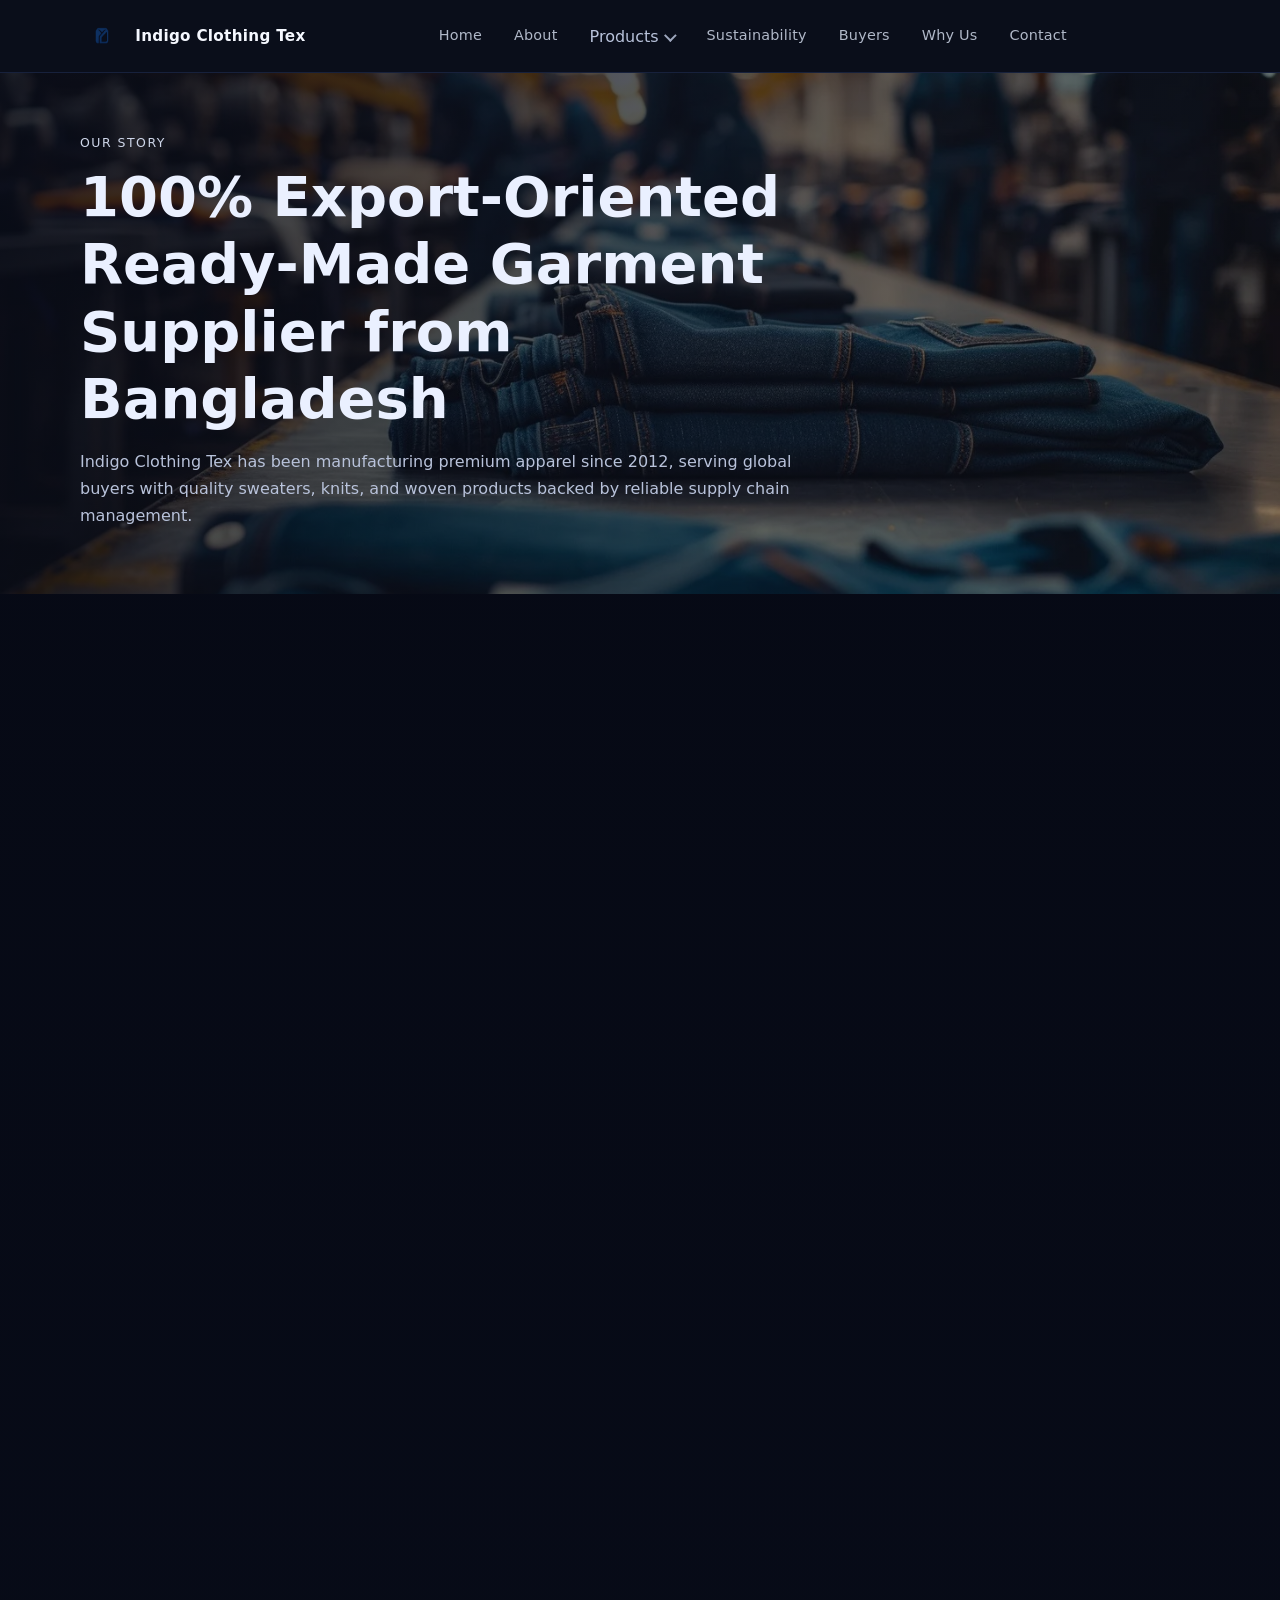
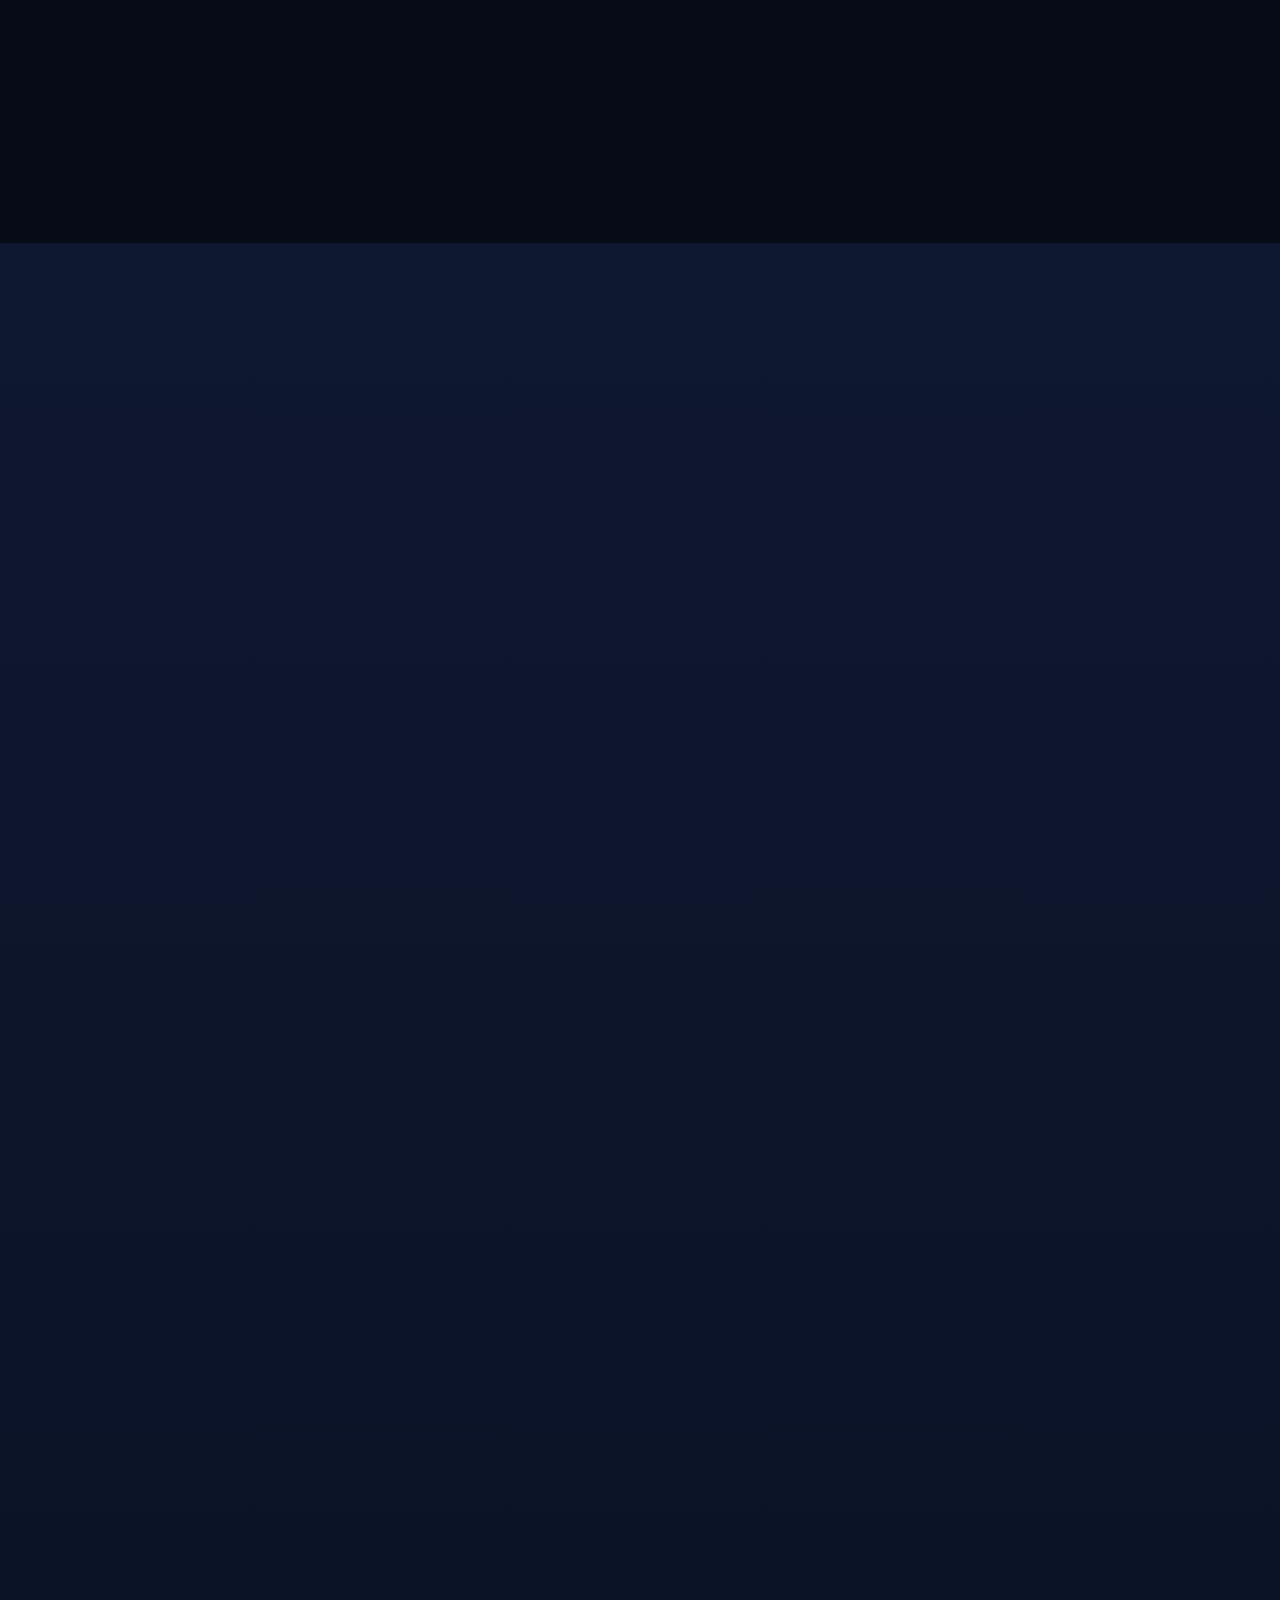
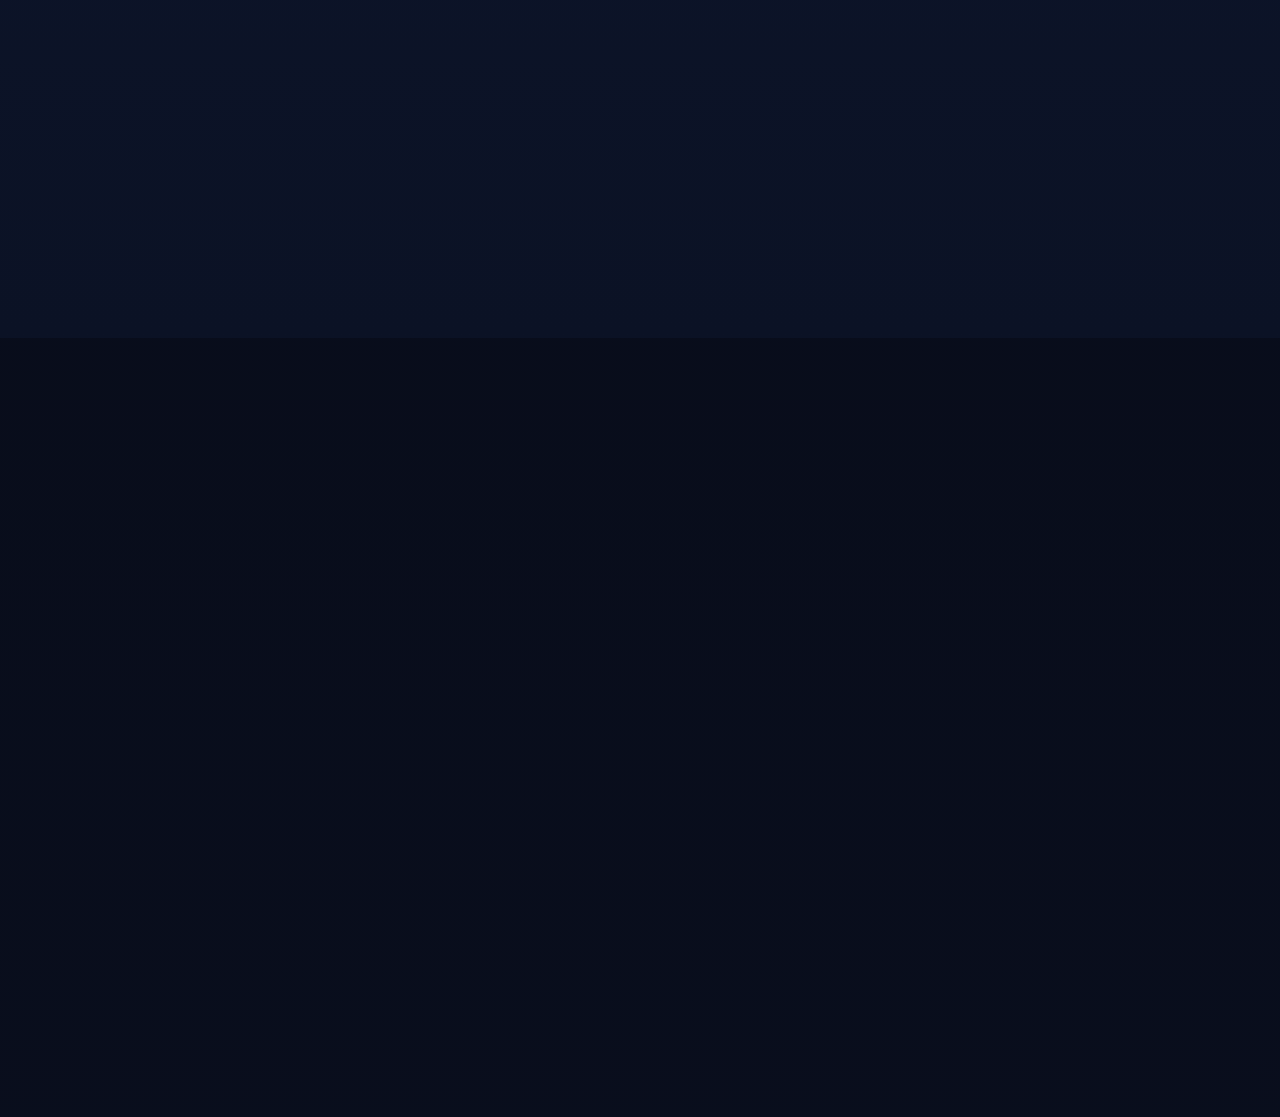
<file: about.html>
<!DOCTYPE html>
<html lang="en">
  <head>
    <meta charset="UTF-8" />
    <meta name="viewport" content="width=device-width, initial-scale=1.0" />
    <title>About | Indigo Clothing Tex</title>
    <meta name="description" content="Indigo Clothing Tex story, mission, milestones, leadership, and partner network." />
        <link rel="icon" type="image/png" href="./assets/indigo-logo.png?v=2" sizes="32x32" />
    <link rel="shortcut icon" type="image/png" href="./assets/indigo-logo.png?v=2" />
    <link rel="apple-touch-icon" href="./assets/indigo-logo.png?v=2" />
    <link rel="stylesheet" href="./styles.css" />
  </head>
  <body>
    <header class="site-header">
      <div class="container nav-wrap">
        <a class="brand" href="./index.html">
          <img class="brand-logo" src="./assets/indigo-logo.png" alt="Indigo Clothing Tex logo" />
          <span class="brand-name">Indigo Clothing Tex</span>
        </a>
        <button class="menu-toggle" type="button" aria-label="Toggle navigation" aria-expanded="false" aria-controls="site-nav">?</button>
        <nav id="site-nav" class="nav-links">
  <a href="./index.html">Home</a>
  <a href="./about.html">About</a>
  <div class="nav-dropdown">
    <button class="dropdown-toggle" type="button" aria-expanded="false">Products</button>
    <div class="dropdown-menu">
      <a href="./denims.html">Denims</a>
      <a href="./sweaters.html">Sweaters</a>
      <a href="./intimates.html">Intimates</a>
      <a href="./outerwear.html">Outerwear</a>
      <a href="./activewear.html">Activewear</a>
    </div>
  </div>
  <a href="./sustainability.html">Sustainability</a>
  <a href="./index.html#buyers">Buyers</a>
  <a href="./index.html#why-us">Why Us</a>
  <a href="./index.html#contact">Contact</a>
</nav>
      </div>
    </header>

    <main class="page-main">
      <section class="page-hero page-hero--about">
        <div class="container">
          <p class="eyebrow">Our Story</p>
          <h1>100% Export-Oriented Ready-Made Garment Supplier from Bangladesh</h1>
          <p>Indigo Clothing Tex has been manufacturing premium apparel since 2012, serving global buyers with quality sweaters, knits, and woven products backed by reliable supply chain management.</p>
        </div>
      </section>

      <section class="section">
        <div class="container kpi-grid">
          <article class="kpi-card"><h3>2012</h3><p>Company established as 100% export-oriented RMG supplier.</p></article>
          <article class="kpi-card"><h3>3 Categories</h3><p>Sweaters, Knits, and Woven products for all age groups.</p></article>
          <article class="kpi-card"><h3>AQL 2.5 & 4.0</h3><p>Quality inspection standards followed for all customers.</p></article>
          <article class="kpi-card"><h3>Global Partners</h3><p>Serving international buyers with competitive sourcing solutions.</p></article>
        </div>
      </section>

      <section class="section section-alt">
        <div class="container">
          <p class="eyebrow">Our Offerings</p>
          <h2>Product Categories & Capabilities</h2>
          <div class="pillars">
            <article class="pillar-card"><h3>Sweaters</h3><p>Sweaters, cardigans & pullovers for men, ladies, girls, boys & kids with customizable yarn compositions and gauges.</p></article>
            <article class="pillar-card"><h3>Knits</h3><p>T-shirts, polo-shirts, pique polos, tank tops and more in all sizes with various yarn options.</p></article>
            <article class="pillar-card"><h3>Woven</h3><p>Tops and bottoms with complete customization capabilities to meet buyer specifications.</p></article>
            <article class="pillar-card"><h3>Supply Chain Solutions</h3><p>One-stop sourcing service with competitive pricing and reliable quality assurance.</p></article>
          </div>
        </div>
      </section>

      <section class="section">
        <div class="container">
          <p class="eyebrow">Quality & Compliance</p>
          <h2>Our Standards & Terms</h2>
          <div class="milestone-grid">
            <article class="milestone-item"><h3>AQL 2.5</h3><p>Standard inspection method for quality assurance.</p></article>
            <article class="milestone-item"><h3>AQL 4.0</h3><p>Alternative inspection method available as per customer requirement.</p></article>
            <article class="milestone-item"><h3>Customization</h3><p>Full support for specific fabric compositions, constructions & weights.</p></article>
            <article class="milestone-item"><h3>Size Ratio</h3><p>Flexible sizing options for all age groups and markets.</p></article>
            <article class="milestone-item"><h3>Transferable LC</h3><p>Secure payment terms with letter of credit.</p></article>
            <article class="milestone-item"><h3>Global Delivery</h3><p>Shipments to any port with complete supply chain management.</p></article>
          </div>
        </div>
      </section>

      <section class="section section-alt">
        <div class="container">
          <p class="eyebrow">Leadership</p>
          <h2>Board & Management</h2>
          <div class="team-grid">
            <article class="profile-card"><img src="./assets/indigo-logo.png" alt="Chair profile placeholder" /><h3>Chairperson</h3><p>Guides long-term strategy, governance, and responsible growth.</p></article>
            <article class="profile-card"><img src="./assets/indigo-logo.png" alt="Managing director profile placeholder" /><h3>Managing Director</h3><p>Leads execution across product, operations, and buyer partnership.</p></article>
            <article class="profile-card"><img src="./assets/indigo-logo.png" alt="Director profile placeholder" /><h3>Director</h3><p>Supports cross-functional programs and business transformation.</p></article>
          </div>
        </div>
      </section>

      <section class="section">
        <div class="container">
          <p class="eyebrow">Partners</p>
          <h2>Strategic Collaboration Network</h2>
          <div class="partner-grid">
            <article class="partner-card"><h3>Investment Partners</h3><p>Collaborations that support long-term capability building and modernization.</p></article>
            <article class="partner-card"><h3>Technology Partners</h3><p>Digital tools and process upgrades for quality and efficiency.</p></article>
            <article class="partner-card"><h3>Financial Partners</h3><p>Support from local and international institutions for scalable growth.</p></article>
          </div>
        </div>
      </section>

      <section class="section section-cta section-alt">
        <div class="container">
          <h2>Let’s Build Your Next Collection</h2>
          <p>Share your product roadmap and we will propose a reliable sourcing and manufacturing plan.</p>
          <a class="btn btn-primary" href="./index.html#contact">Contact Indigo Clothing Tex</a>
        </div>
      </section>
    </main>

    <footer class="site-footer">
      <div class="container footer-inner">
        <div class="footer-col footer-col-left">
          <p class="footer-brandline"><img class="footer-logo" src="./assets/indigo-logo.png" alt="Indigo logo" /> © <span id="year"></span> Indigo Clothing Tex � Bangladesh</p>
          <p class="footer-office"><span>House # 191(2nd Floor), Road # 1, New DOHS, Mohakhali, Dhaka, Bangladesh</span></p>
        </div>
        <div class="footer-col footer-col-right">
          <p>Ready-Made Garments for the Global Market</p>
          <p class="footer-actions"><a class="contact-link" href="mailto:koishik@indigoclothingtex.com">Email</a><span class="footer-sep">�</span><a class="contact-link" href="https://wa.me/8801725146057" target="_blank" rel="noopener noreferrer">WhatsApp</a></p>
        </div>
      </div>
    </footer>

    <script type="module" src="./script.js"></script>
  </body>
</html>
</file>
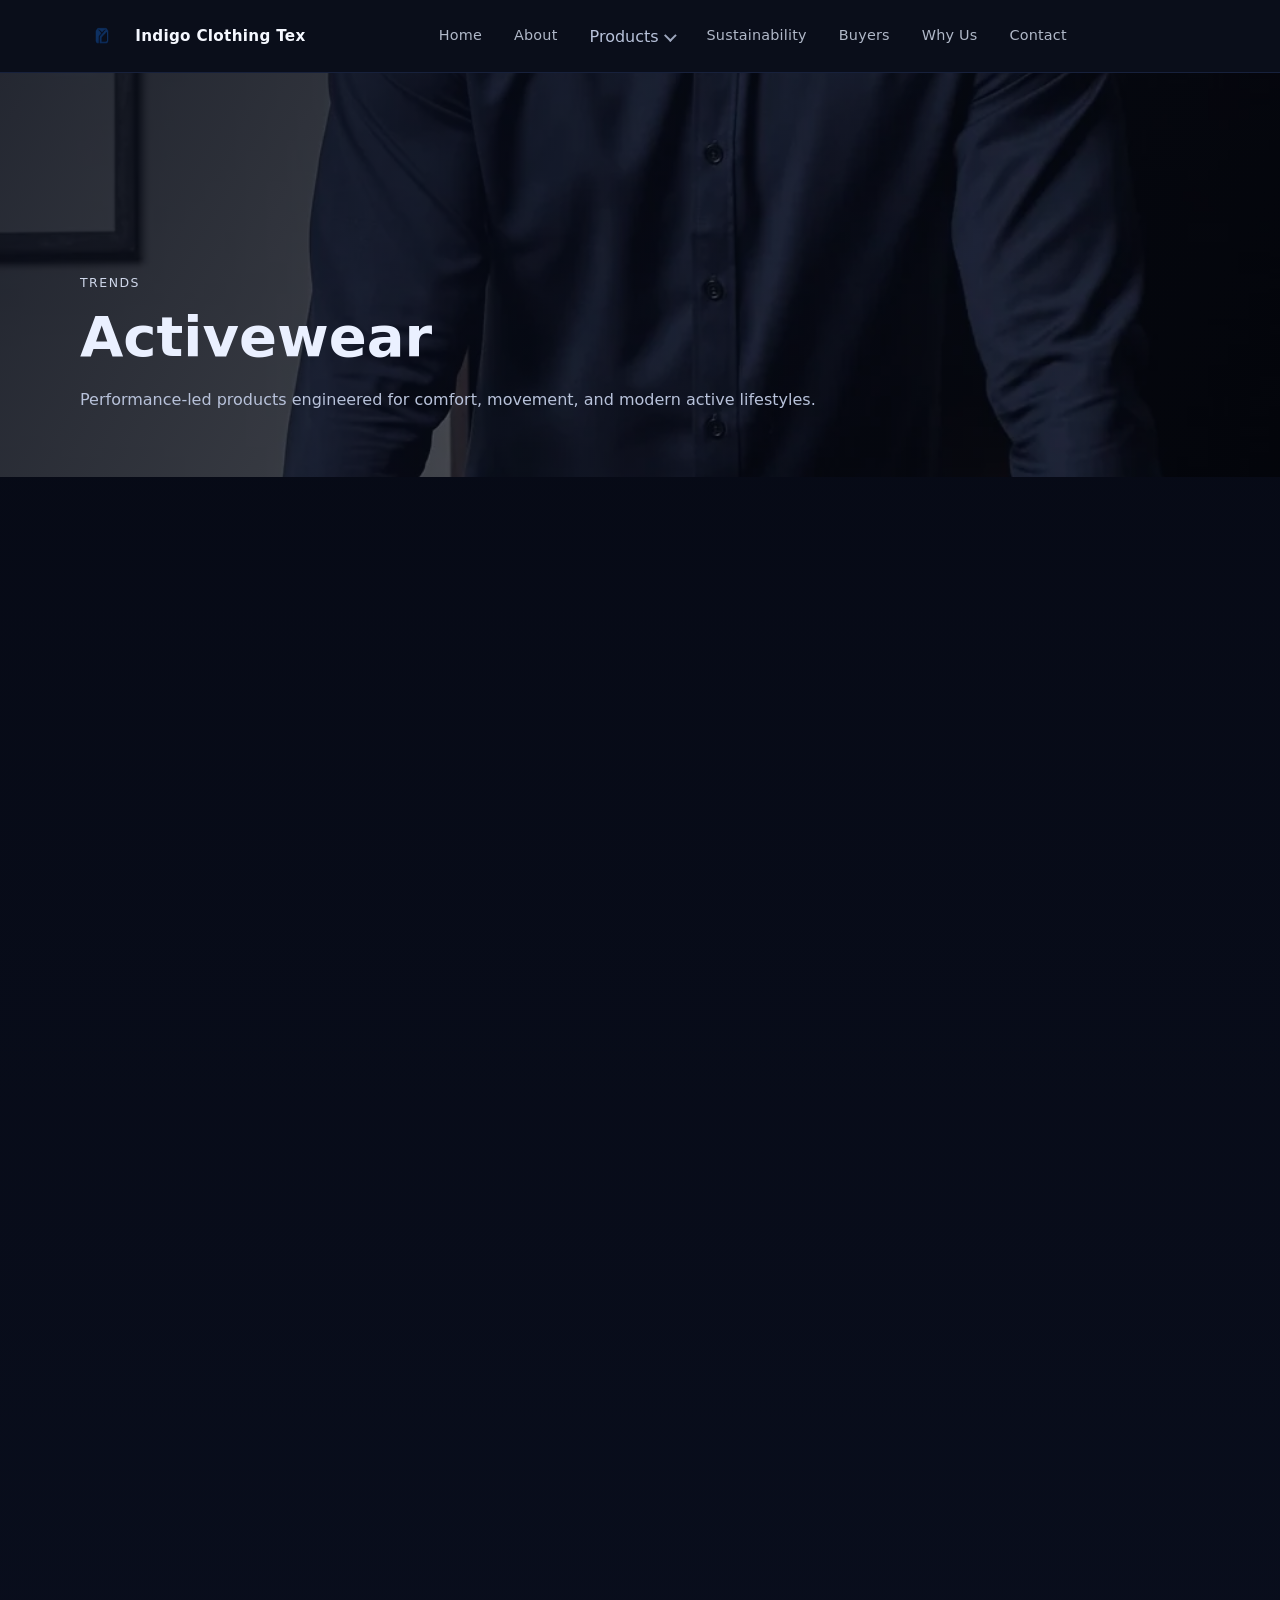
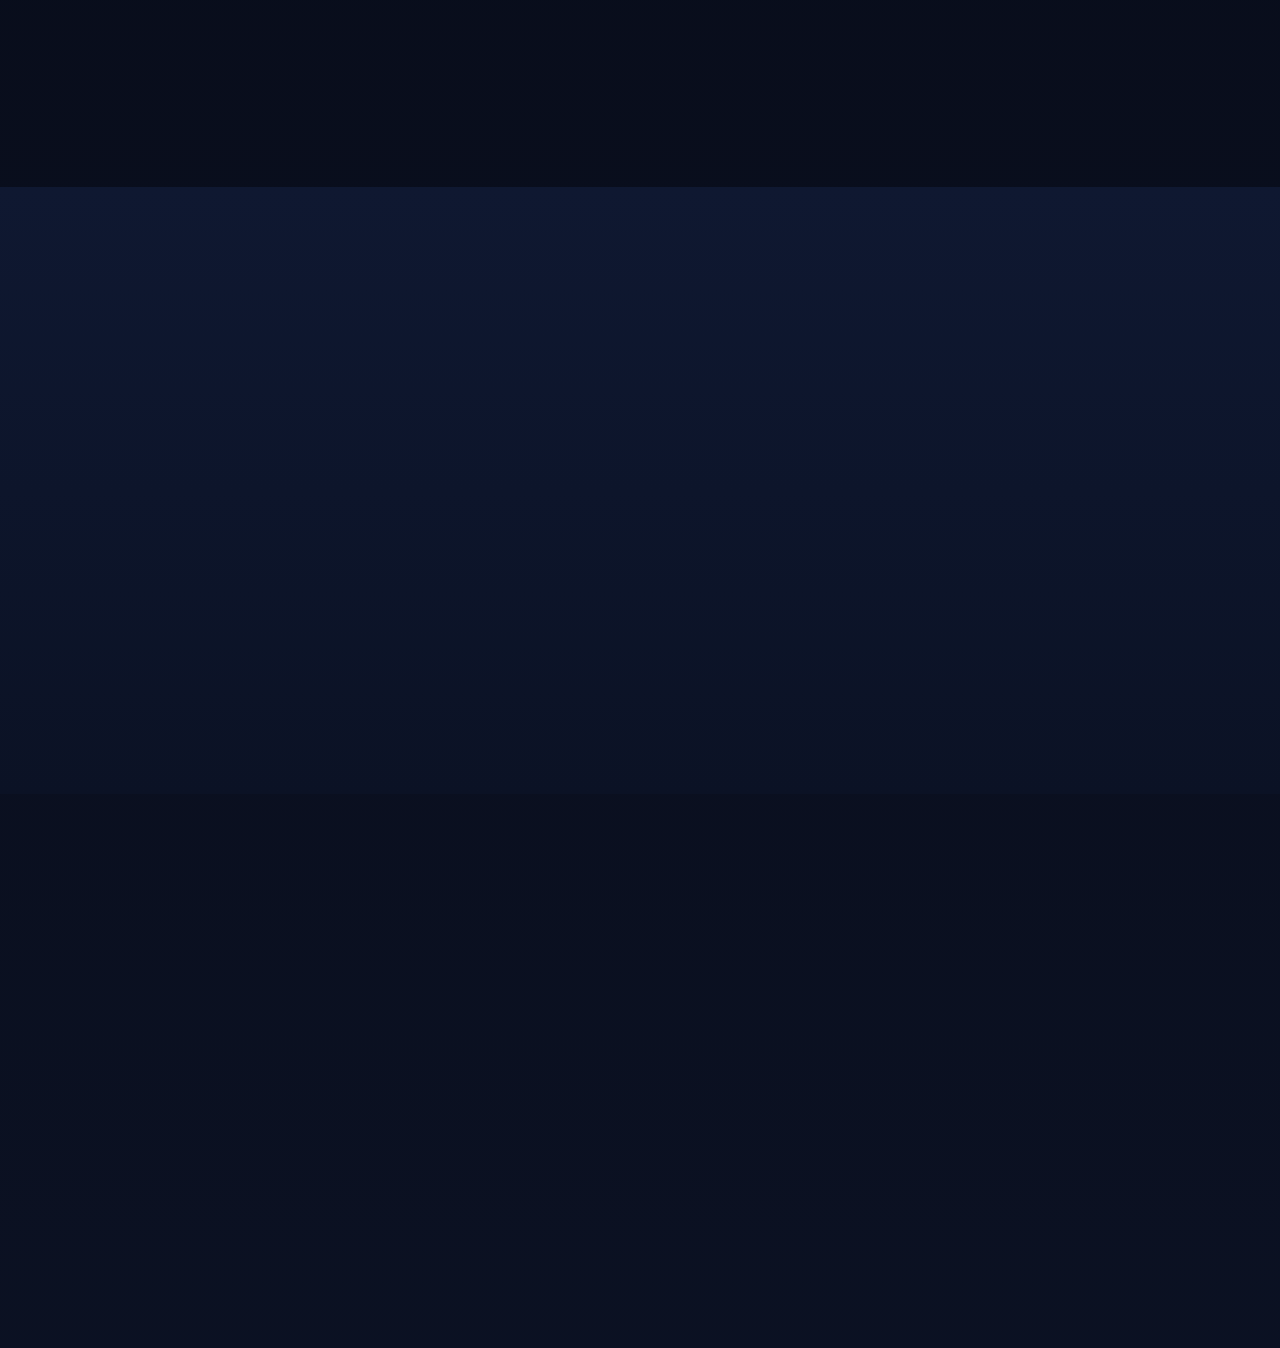
<file: activewear.html>
<!DOCTYPE html>
<html lang="en">
  <head>
    <meta charset="UTF-8" />
    <meta name="viewport" content="width=device-width, initial-scale=1.0" />
    <title>Activewear | Indigo Clothing Tex</title>
    <meta name="description" content="Activewear product direction and technical manufacturing support by Indigo Clothing Tex." />
        <link rel="icon" type="image/png" href="./assets/indigo-logo.png?v=2" sizes="32x32" />
    <link rel="shortcut icon" type="image/png" href="./assets/indigo-logo.png?v=2" />
    <link rel="apple-touch-icon" href="./assets/indigo-logo.png?v=2" />
    <link rel="stylesheet" href="./styles.css" />
  </head>
  <body>
    <header class="site-header">
      <div class="container nav-wrap">
        <a class="brand" href="./index.html"><img class="brand-logo" src="./assets/indigo-logo.png" alt="Indigo logo" /><span class="brand-name">Indigo Clothing Tex</span></a>
        <button class="menu-toggle" type="button" aria-label="Toggle navigation" aria-expanded="false" aria-controls="site-nav">?</button>
        <nav id="site-nav" class="nav-links">
  <a href="./index.html">Home</a>
  <a href="./about.html">About</a>
  <div class="nav-dropdown">
    <button class="dropdown-toggle" type="button" aria-expanded="false">Products</button>
    <div class="dropdown-menu">
      <a href="./denims.html">Denims</a>
      <a href="./sweaters.html">Sweaters</a>
      <a href="./intimates.html">Intimates</a>
      <a href="./outerwear.html">Outerwear</a>
      <a href="./activewear.html">Activewear</a>
    </div>
  </div>
  <a href="./sustainability.html">Sustainability</a>
  <a href="./index.html#buyers">Buyers</a>
  <a href="./index.html#why-us">Why Us</a>
  <a href="./index.html#contact">Contact</a>
</nav>
      </div>
    </header>

    <main class="page-main">
      <section class="page-hero page-hero--activewear">
        <div class="container"><p class="eyebrow">Trends</p><h1>Activewear</h1><p>Performance-led products engineered for comfort, movement, and modern active lifestyles.</p></div>
      </section>

      <section class="section"><div class="container sub-grid"><article><img src="./assets/Alex_merino_shirt_men_navy_front_view_standing_office_01_95fb0229-702f-47f0-84da-f2fa198eb2be.webp" alt="Engineered support" /><h3>Engineered Support</h3><p>Material combinations designed for targeted structure and comfort.</p></article><article><img src="./assets/default-readymade-garment-retailers-6.avif" alt="Eco synthetic direction" /><h3>Eco Synthetic Direction</h3><p>Performance pathways with increasingly responsible material choices.</p></article><article><img src="./assets/family-buying-clothes-shop_1098-427.avif" alt="Inclusive activewear" /><h3>Inclusive Activewear</h3><p>Fit-focused range development across diverse body profiles.</p></article></div></section>

      <section class="section section-alt"><div class="container"><h2>Range of Products</h2><div class="range-grid"><article class="tile"><img src="./assets/default-readymade-garment-retailers-6.avif" alt="Mens activewear" /><p>Men</p></article><article class="tile"><img src="./assets/family-buying-clothes-shop_1098-427.avif" alt="Womens activewear" /><p>Women</p></article><article class="tile"><img src="./assets/1768197828_1705480.avif" alt="Performance tops" /><p>Tops</p></article><article class="tile"><img src="./assets/mhl-hoodies-alo-1114-68eea4114bc89.avif" alt="Leggings and shorts" /><p>Leggings & Shorts</p></article></div></div></section>

      <section class="section"><div class="container factory-grid"><div><p class="eyebrow">Started in 2016</p><h2>Activewear Manufacturing Setup</h2><p>Technical operations for high-stretch and functional fabrics with quality control throughout the process flow.</p><div class="capacity-box"><ul><li>Support for sports bras, tops, shorts, and leggings</li><li>Seam quality control for movement-focused products</li><li>Stable process planning for large repeat orders</li><li>Buyer-ready compliance and performance checks</li></ul></div></div><img src="./assets/denim-factory-line-stockcake.webp" alt="Activewear production facility" /></div></section>

      <section class="section section-cta section-alt"><div class="container"><h2>Scale Your Activewear Program with Indigo</h2><p>Share your fit standards and target market brief to start development.</p><a class="btn btn-primary" href="./index.html#contact">Contact Activewear Team</a></div></section>
    </main>

    <footer class="site-footer"><div class="container footer-inner"><div class="footer-col footer-col-left"><p class="footer-brandline"><img class="footer-logo" src="./assets/indigo-logo.png" alt="Indigo logo" /> © <span id="year"></span> Indigo Clothing Tex � Bangladesh</p><p class="footer-office"><span>Office: House # 191(2nd Floor), Road # 1, New DOHS, Mohakhali, Dhaka, Bangladesh</span></p></div><div class="footer-col footer-col-right"><p>Ready-Made Garments for the Global Market</p><p class="footer-actions"><a class="contact-link" href="mailto:koishik@indigoclothingtex.com">Email</a><span class="footer-sep">�</span><a class="contact-link" href="https://wa.me/8801725146057" target="_blank" rel="noopener noreferrer">WhatsApp</a></p></div></div></footer>

    <script type="module" src="./script.js"></script>
  </body>
</html>
</file>
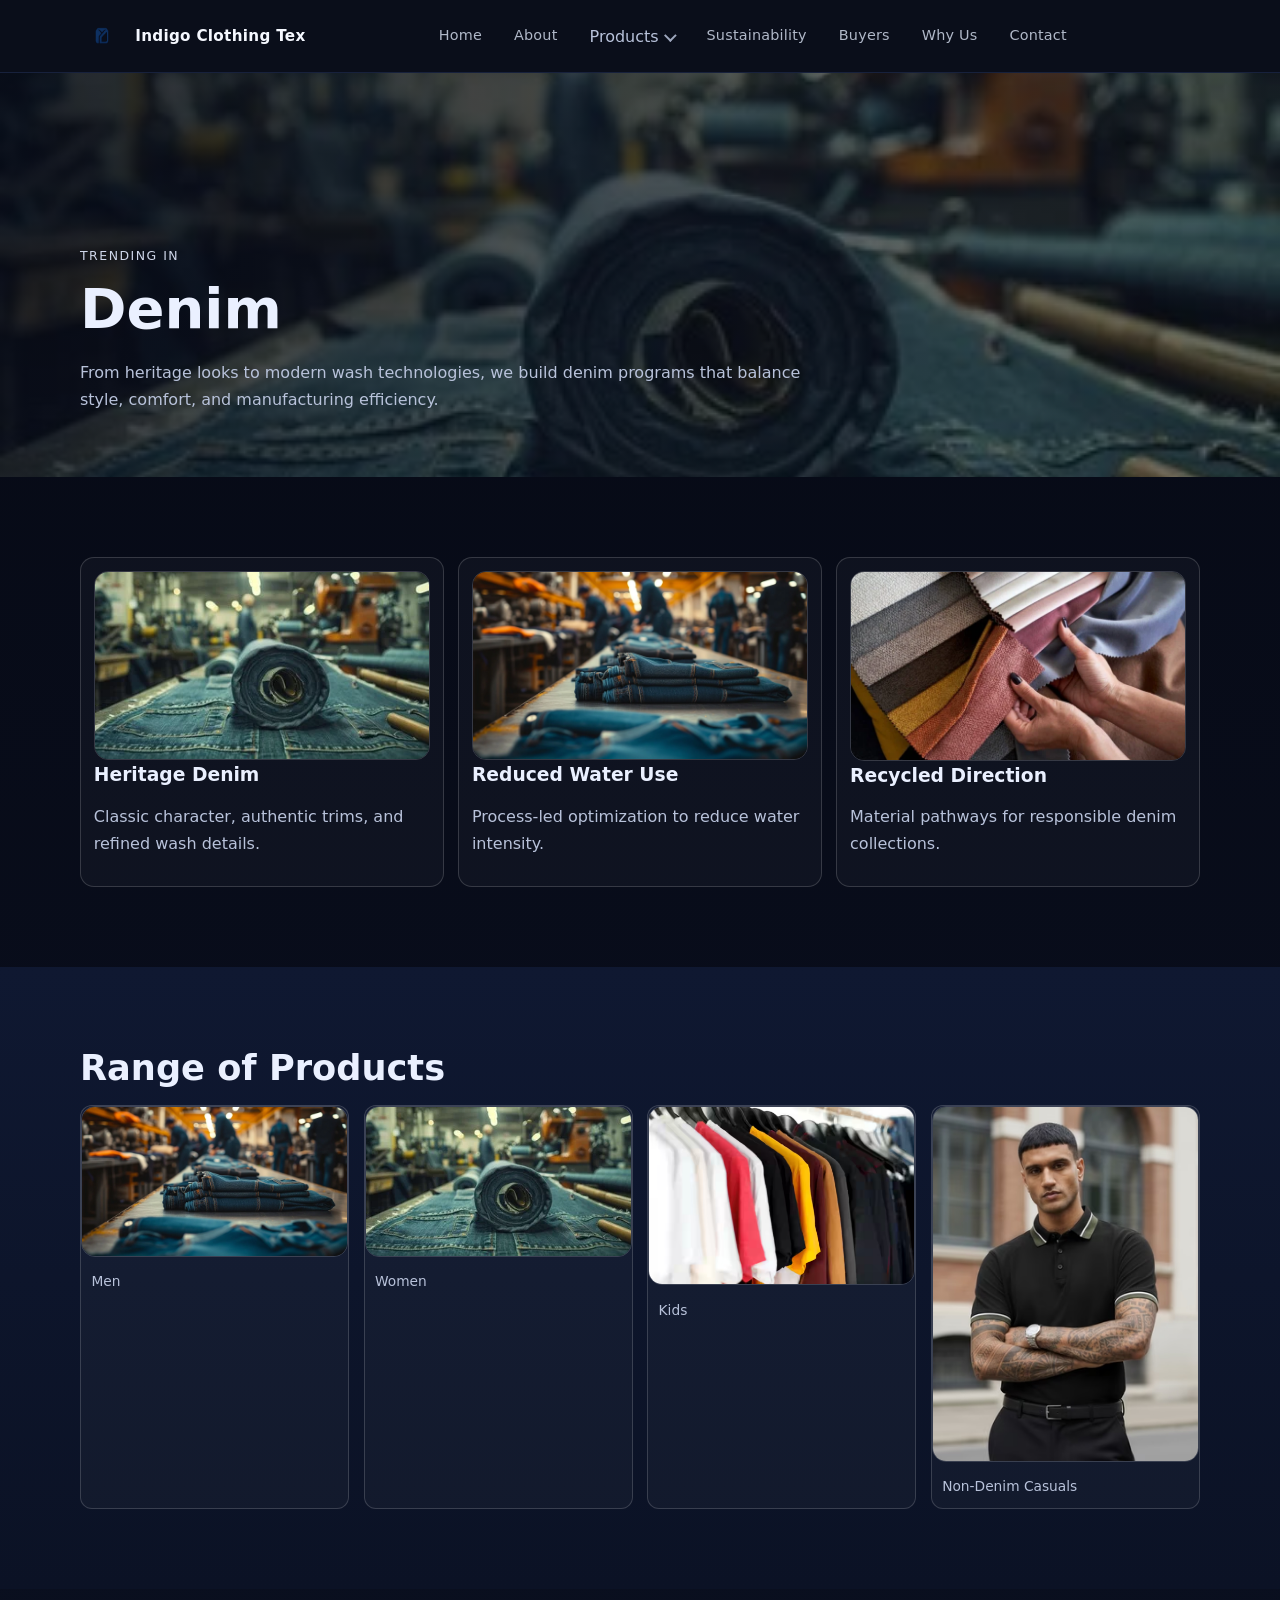
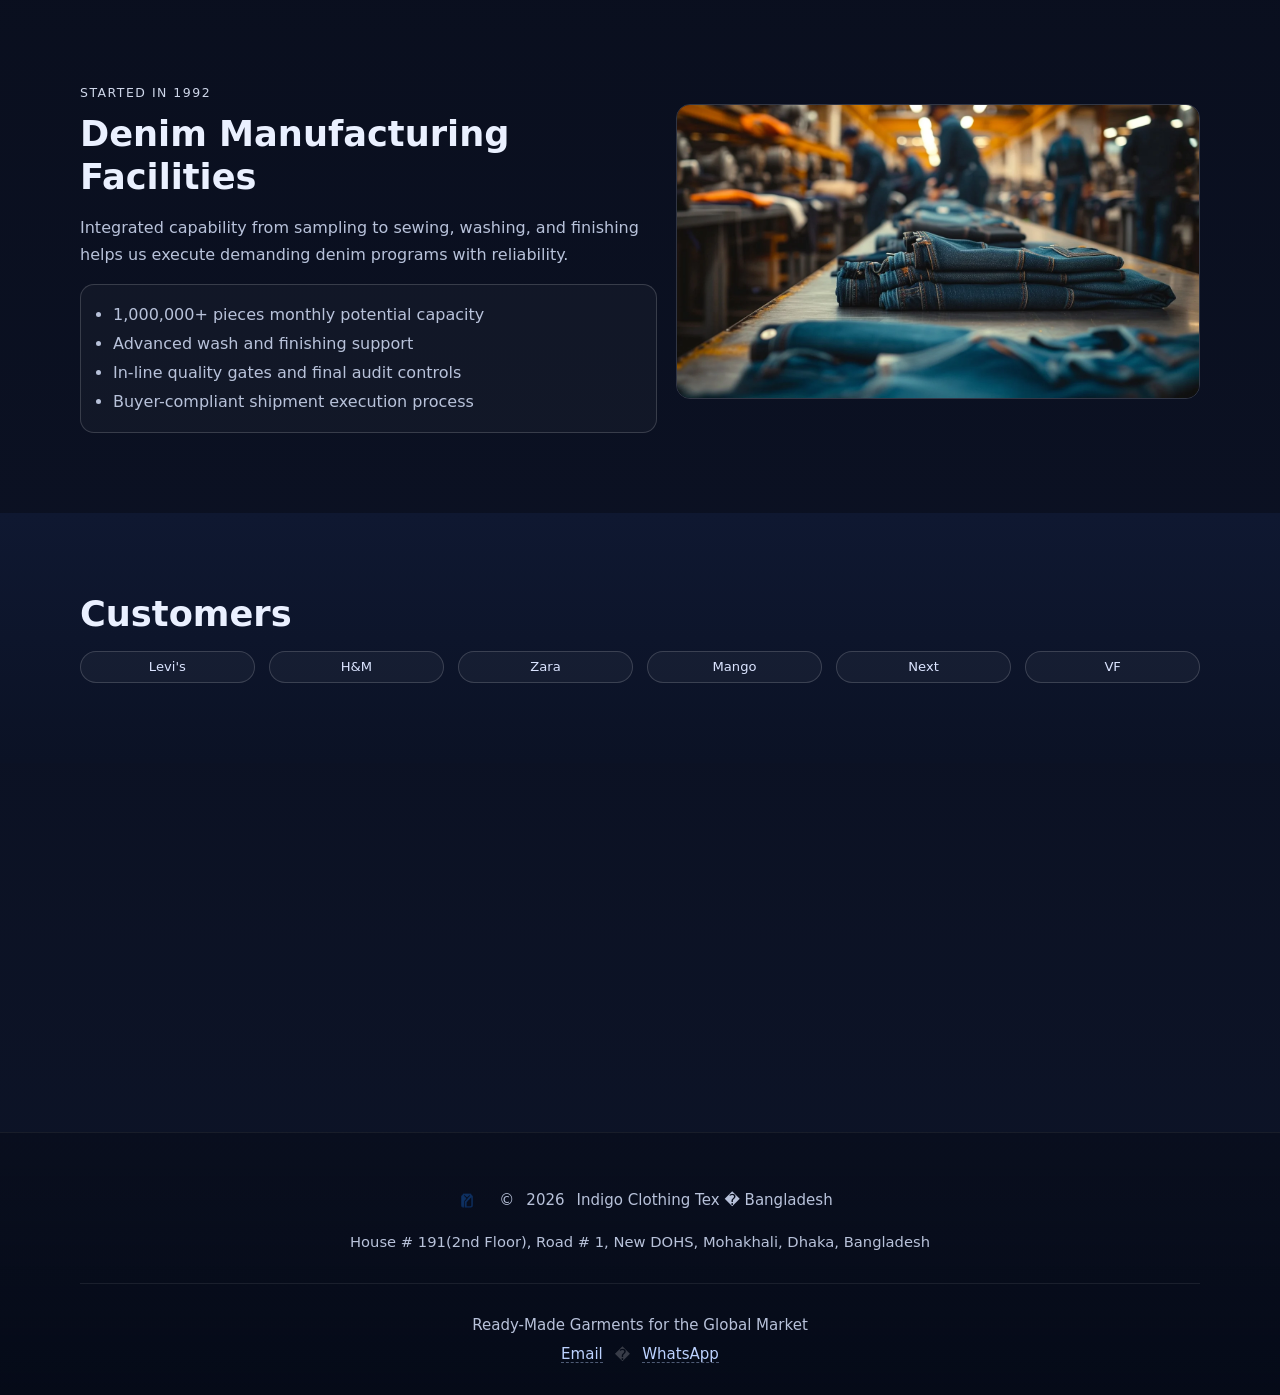
<file: denims.html>
<!DOCTYPE html>
<html lang="en">
  <head>
    <meta charset="UTF-8" />
    <meta name="viewport" content="width=device-width, initial-scale=1.0" />
    <title>Denims | Indigo Clothing Tex</title>
    <meta name="description" content="Denim trends, product range, manufacturing capability, and innovation at Indigo Clothing Tex." />
        <link rel="icon" type="image/png" href="./assets/indigo-logo.png?v=2" sizes="32x32" />
    <link rel="shortcut icon" type="image/png" href="./assets/indigo-logo.png?v=2" />
    <link rel="apple-touch-icon" href="./assets/indigo-logo.png?v=2" />
    <link rel="stylesheet" href="./styles.css" />
  </head>
  <body>
    <header class="site-header">
      <div class="container nav-wrap">
        <a class="brand" href="./index.html"><img class="brand-logo" src="./assets/indigo-logo.png" alt="Indigo logo" /><span class="brand-name">Indigo Clothing Tex</span></a>
        <button class="menu-toggle" type="button" aria-label="Toggle navigation" aria-expanded="false" aria-controls="site-nav">?</button>
        <nav id="site-nav" class="nav-links">
  <a href="./index.html">Home</a>
  <a href="./about.html">About</a>
  <div class="nav-dropdown">
    <button class="dropdown-toggle" type="button" aria-expanded="false">Products</button>
    <div class="dropdown-menu">
      <a href="./denims.html">Denims</a>
      <a href="./sweaters.html">Sweaters</a>
      <a href="./intimates.html">Intimates</a>
      <a href="./outerwear.html">Outerwear</a>
      <a href="./activewear.html">Activewear</a>
    </div>
  </div>
  <a href="./sustainability.html">Sustainability</a>
  <a href="./index.html#buyers">Buyers</a>
  <a href="./index.html#why-us">Why Us</a>
  <a href="./index.html#contact">Contact</a>
</nav>
      </div>
    </header>

    <main class="page-main">
      <section class="page-hero page-hero--denims">
        <div class="container">
          <p class="eyebrow">Trending In</p>
          <h1>Denim</h1>
          <p>From heritage looks to modern wash technologies, we build denim programs that balance style, comfort, and manufacturing efficiency.</p>
        </div>
      </section>

      <section class="section">
        <div class="container sub-grid">
          <article><img src="./assets/denim-production-roll-stockcake.webp" alt="Heritage denim" /><h3>Heritage Denim</h3><p>Classic character, authentic trims, and refined wash details.</p></article>
          <article><img src="./assets/denim-factory-line-stockcake.webp" alt="Reduced water usage" /><h3>Reduced Water Use</h3><p>Process-led optimization to reduce water intensity.</p></article>
          <article><img src="./assets/fabric-color-and-texture-from-various-colorful-samples-1024x683_1.webp" alt="Recycled material exploration" /><h3>Recycled Direction</h3><p>Material pathways for responsible denim collections.</p></article>
        </div>
      </section>

      <section class="section section-alt">
        <div class="container">
          <h2>Range of Products</h2>
          <div class="range-grid">
            <article class="tile"><img src="./assets/denim-factory-line-stockcake.webp" alt="Men denim" /><p>Men</p></article>
            <article class="tile"><img src="./assets/denim-production-roll-stockcake.webp" alt="Women denim" /><p>Women</p></article>
            <article class="tile"><img src="./assets/default-readymade-garment-retailers-6.avif" alt="Kids denim" /><p>Kids</p></article>
            <article class="tile"><img src="./assets/1768197828_1705480.avif" alt="Non-denim casuals" /><p>Non-Denim Casuals</p></article>
          </div>
        </div>
      </section>

      <section class="section">
        <div class="container factory-grid">
          <div>
            <p class="eyebrow">Started in 1992</p>
            <h2>Denim Manufacturing Facilities</h2>
            <p>Integrated capability from sampling to sewing, washing, and finishing helps us execute demanding denim programs with reliability.</p>
            <div class="capacity-box">
              <ul>
                <li>1,000,000+ pieces monthly potential capacity</li>
                <li>Advanced wash and finishing support</li>
                <li>In-line quality gates and final audit controls</li>
                <li>Buyer-compliant shipment execution process</li>
              </ul>
            </div>
          </div>
          <img src="./assets/denim-factory-line-stockcake.webp" alt="Denim manufacturing line" />
        </div>
      </section>

      <section class="section section-alt">
        <div class="container">
          <h2>Customers</h2>
          <div class="customer-list">
            <span class="customer-pill">Levi's</span><span class="customer-pill">H&M</span><span class="customer-pill">Zara</span><span class="customer-pill">Mango</span><span class="customer-pill">Next</span><span class="customer-pill">VF</span>
          </div>
        </div>
      </section>

      <section class="section section-cta">
        <div class="container">
          <h2>Need a Denim Manufacturing Partner?</h2>
          <p>Share your wash standards, fit comments, and quantity forecast to receive a tailored production proposal.</p>
          <a class="btn btn-primary" href="./index.html#contact">Contact Denim Team</a>
        </div>
      </section>
    </main>

    <footer class="site-footer">
      <div class="container footer-inner">
        <div class="footer-col footer-col-left">
          <p class="footer-brandline"><img class="footer-logo" src="./assets/indigo-logo.png" alt="Indigo logo" /> © <span id="year"></span> Indigo Clothing Tex � Bangladesh</p>
          <p class="footer-office"><span>House # 191(2nd Floor), Road # 1, New DOHS, Mohakhali, Dhaka, Bangladesh</span></p>
        </div>
        <div class="footer-col footer-col-right">
          <p>Ready-Made Garments for the Global Market</p>
          <p class="footer-actions"><a class="contact-link" href="mailto:koishik@indigoclothingtex.com">Email</a><span class="footer-sep">�</span><a class="contact-link" href="https://wa.me/8801725146057" target="_blank" rel="noopener noreferrer">WhatsApp</a></p>
        </div>
      </div>
    </footer>

    <script type="module" src="./script.js"></script>
  </body>
</html>
</file>
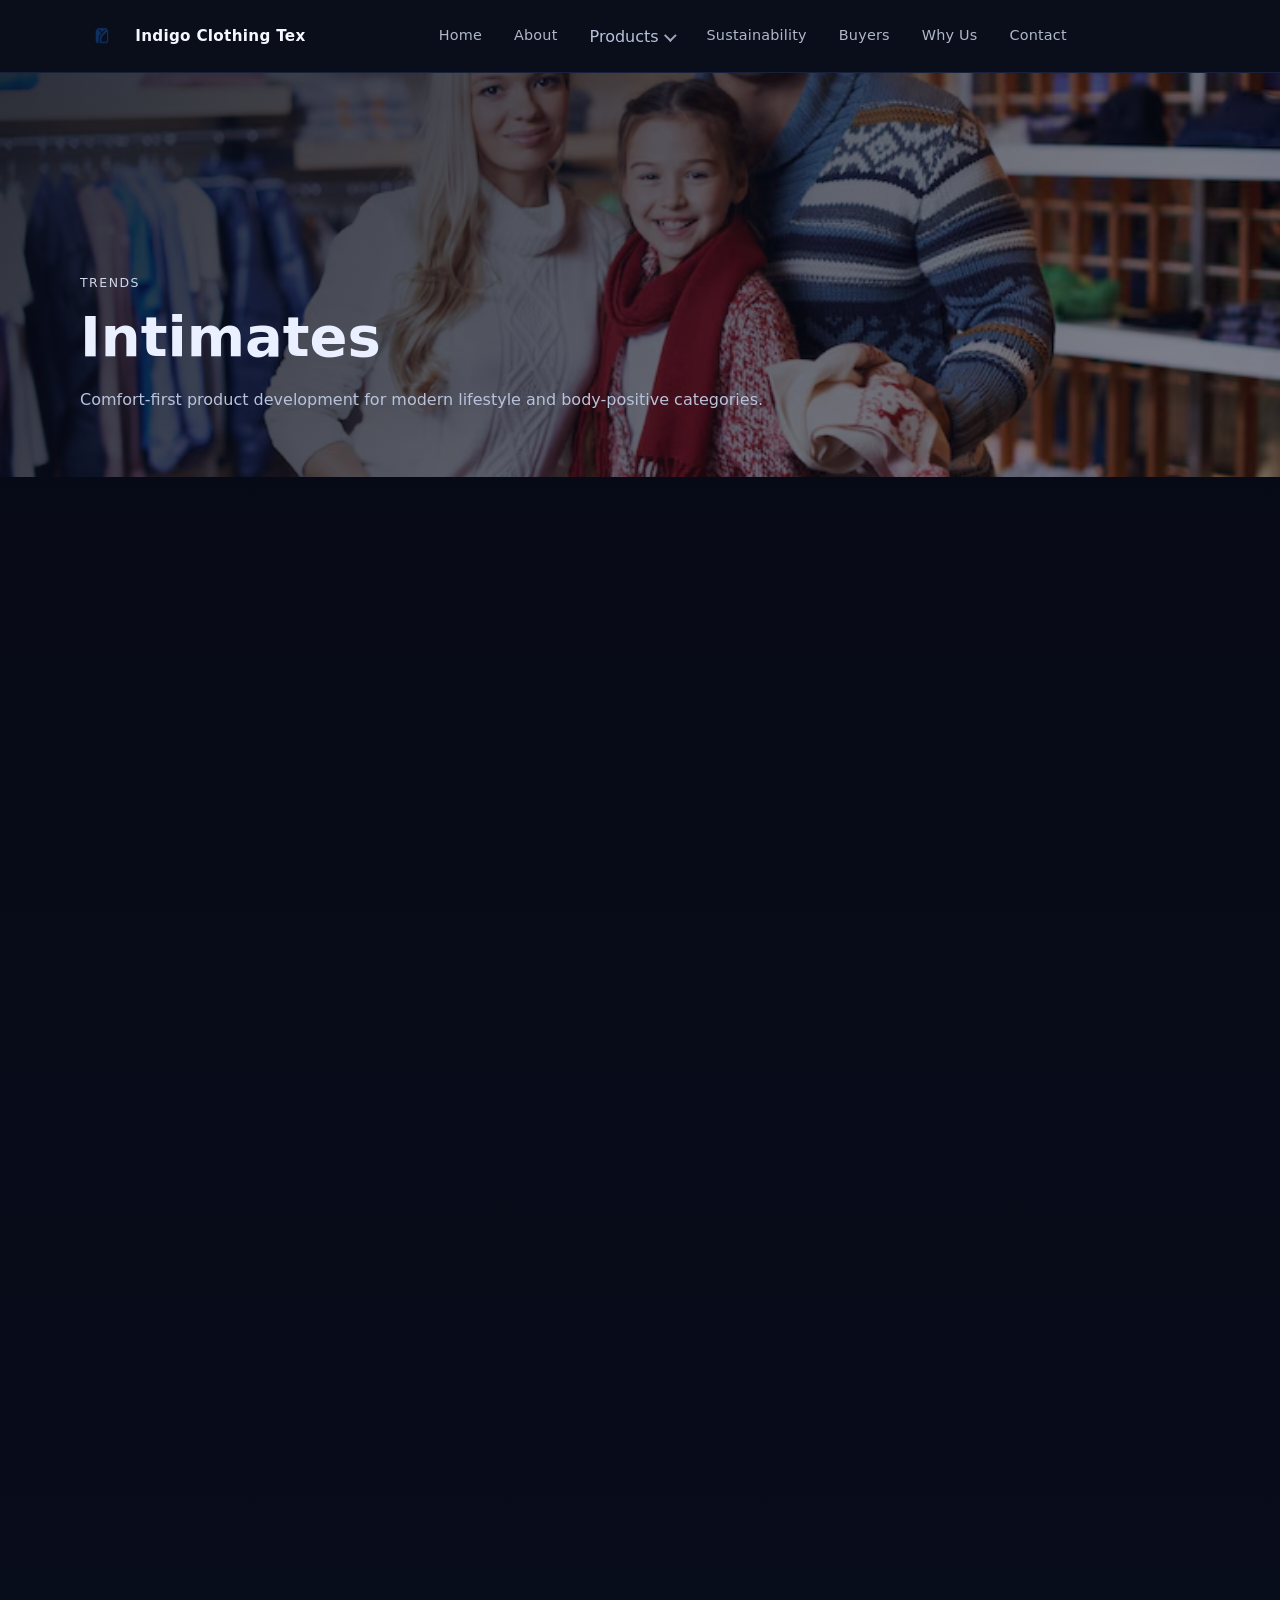
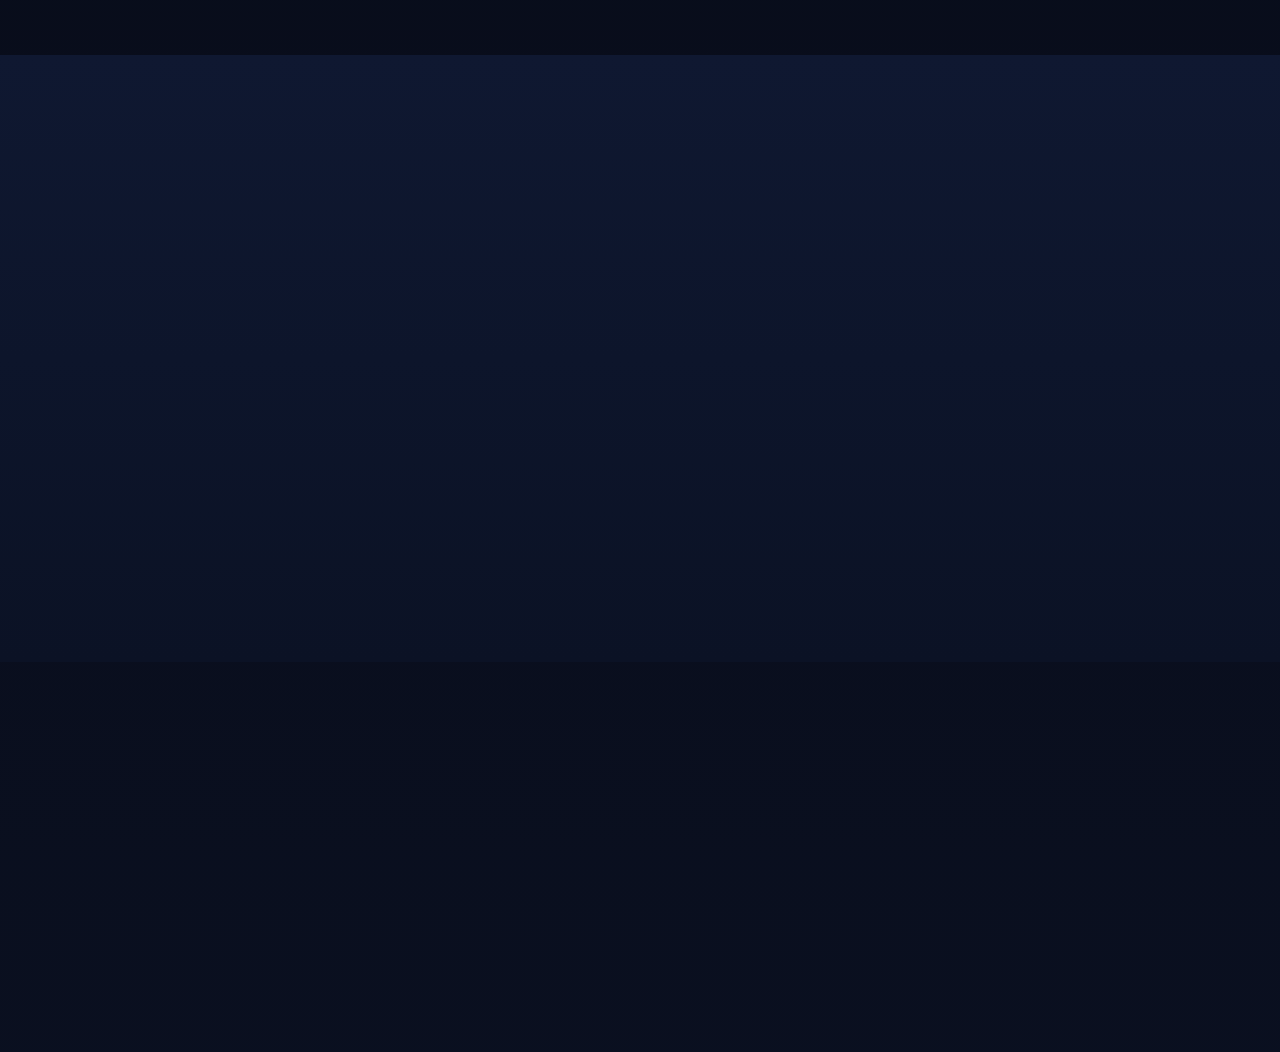
<file: intimates.html>
<!DOCTYPE html>
<html lang="en">
  <head>
    <meta charset="UTF-8" />
    <meta name="viewport" content="width=device-width, initial-scale=1.0" />
    <title>Intimates | Indigo Clothing Tex</title>
    <meta name="description" content="Intimates and comfortwear category capabilities by Indigo Clothing Tex." />
        <link rel="icon" type="image/png" href="./assets/indigo-logo.png?v=2" sizes="32x32" />
    <link rel="shortcut icon" type="image/png" href="./assets/indigo-logo.png?v=2" />
    <link rel="apple-touch-icon" href="./assets/indigo-logo.png?v=2" />
    <link rel="stylesheet" href="./styles.css" />
  </head>
  <body>
    <header class="site-header">
      <div class="container nav-wrap">
        <a class="brand" href="./index.html"><img class="brand-logo" src="./assets/indigo-logo.png" alt="Indigo logo" /><span class="brand-name">Indigo Clothing Tex</span></a>
        <button class="menu-toggle" type="button" aria-label="Toggle navigation" aria-expanded="false" aria-controls="site-nav">?</button>
        <nav id="site-nav" class="nav-links">
  <a href="./index.html">Home</a>
  <a href="./about.html">About</a>
  <div class="nav-dropdown">
    <button class="dropdown-toggle" type="button" aria-expanded="false">Products</button>
    <div class="dropdown-menu">
      <a href="./denims.html">Denims</a>
      <a href="./sweaters.html">Sweaters</a>
      <a href="./intimates.html">Intimates</a>
      <a href="./outerwear.html">Outerwear</a>
      <a href="./activewear.html">Activewear</a>
    </div>
  </div>
  <a href="./sustainability.html">Sustainability</a>
  <a href="./index.html#buyers">Buyers</a>
  <a href="./index.html#why-us">Why Us</a>
  <a href="./index.html#contact">Contact</a>
</nav>
      </div>
    </header>

    <main class="page-main">
      <section class="page-hero page-hero--intimates">
        <div class="container"><p class="eyebrow">Trends</p><h1>Intimates</h1><p>Comfort-first product development for modern lifestyle and body-positive categories.</p></div>
      </section>

      <section class="section">
        <div class="container sub-grid">
          <article><img src="./assets/family-buying-clothes-shop_1098-427.avif" alt="Comfort and fit" /><h3>Comfort & Fit</h3><p>Design focus on support, soft hand-feel, and all-day wearability.</p></article>
          <article><img src="./assets/fabric-color-and-texture-from-various-colorful-samples-1024x683_1.webp" alt="Sustainable materials" /><h3>Sustainable Materials</h3><p>Blends and inputs selected for performance and responsible sourcing.</p></article>
          <article><img src="./assets/6580f03e8f1d957891041166_db95a84d.png" alt="Garment construction" /><h3>Construction Detail</h3><p>Precision finishing and fit-sensitive assembly process.</p></article>
        </div>
      </section>

      <section class="section section-alt">
        <div class="container">
          <h2>Range of Products</h2>
          <div class="range-grid">
            <article class="tile"><img src="./assets/default-readymade-garment-retailers-6.avif" alt="Mens intimates" /><p>Men</p></article>
            <article class="tile"><img src="./assets/family-buying-clothes-shop_1098-427.avif" alt="Womens intimates" /><p>Women</p></article>
            <article class="tile"><img src="./assets/il_794xN.6712814861_asv1.jpg" alt="Kids intimates" /><p>Kids</p></article>
            <article class="tile"><img src="./assets/mhl-hoodies-alo-1114-68eea4114bc89.avif" alt="Lounge and sleepwear" /><p>Lounge & Sleepwear</p></article>
          </div>
        </div>
      </section>

      <section class="section">
        <div class="container factory-grid">
          <div>
            <p class="eyebrow">Started in 2016</p>
            <h2>Intimates Facility Overview</h2>
            <p>Specialized setup for fit-critical categories with stable process control and strict quality assurance standards.</p>
            <div class="capacity-box"><ul><li>Support for bras, briefs, and boxers</li><li>Handling of high-stretch functional materials</li><li>Technical operations for seamless finishing</li><li>Buyer-focused audit and compliance readiness</li></ul></div>
          </div>
          <img src="./assets/default-readymade-garment-retailers-6.avif" alt="Intimates production" />
        </div>
      </section>

      <section class="section section-cta section-alt"><div class="container"><h2>Plan Your Intimates Program</h2><p>Share your tech packs and size architecture to begin development with Indigo.</p><a class="btn btn-primary" href="./index.html#contact">Contact Intimates Team</a></div></section>
    </main>

    <footer class="site-footer"><div class="container footer-inner"><div class="footer-col footer-col-left"><p class="footer-brandline"><img class="footer-logo" src="./assets/indigo-logo.png" alt="Indigo logo" /> © <span id="year"></span> Indigo Clothing Tex � Bangladesh</p><p class="footer-office"><span>Office: House # 191(2nd Floor), Road # 1, New DOHS, Mohakhali, Dhaka, Bangladesh</span></p></div><div class="footer-col footer-col-right"><p>Ready-Made Garments for the Global Market</p><p class="footer-actions"><a class="contact-link" href="mailto:koishik@indigoclothingtex.com">Email</a><span class="footer-sep">�</span><a class="contact-link" href="https://wa.me/8801725146057" target="_blank" rel="noopener noreferrer">WhatsApp</a></p></div></div></footer>

    <script type="module" src="./script.js"></script>
  </body>
</html>
</file>
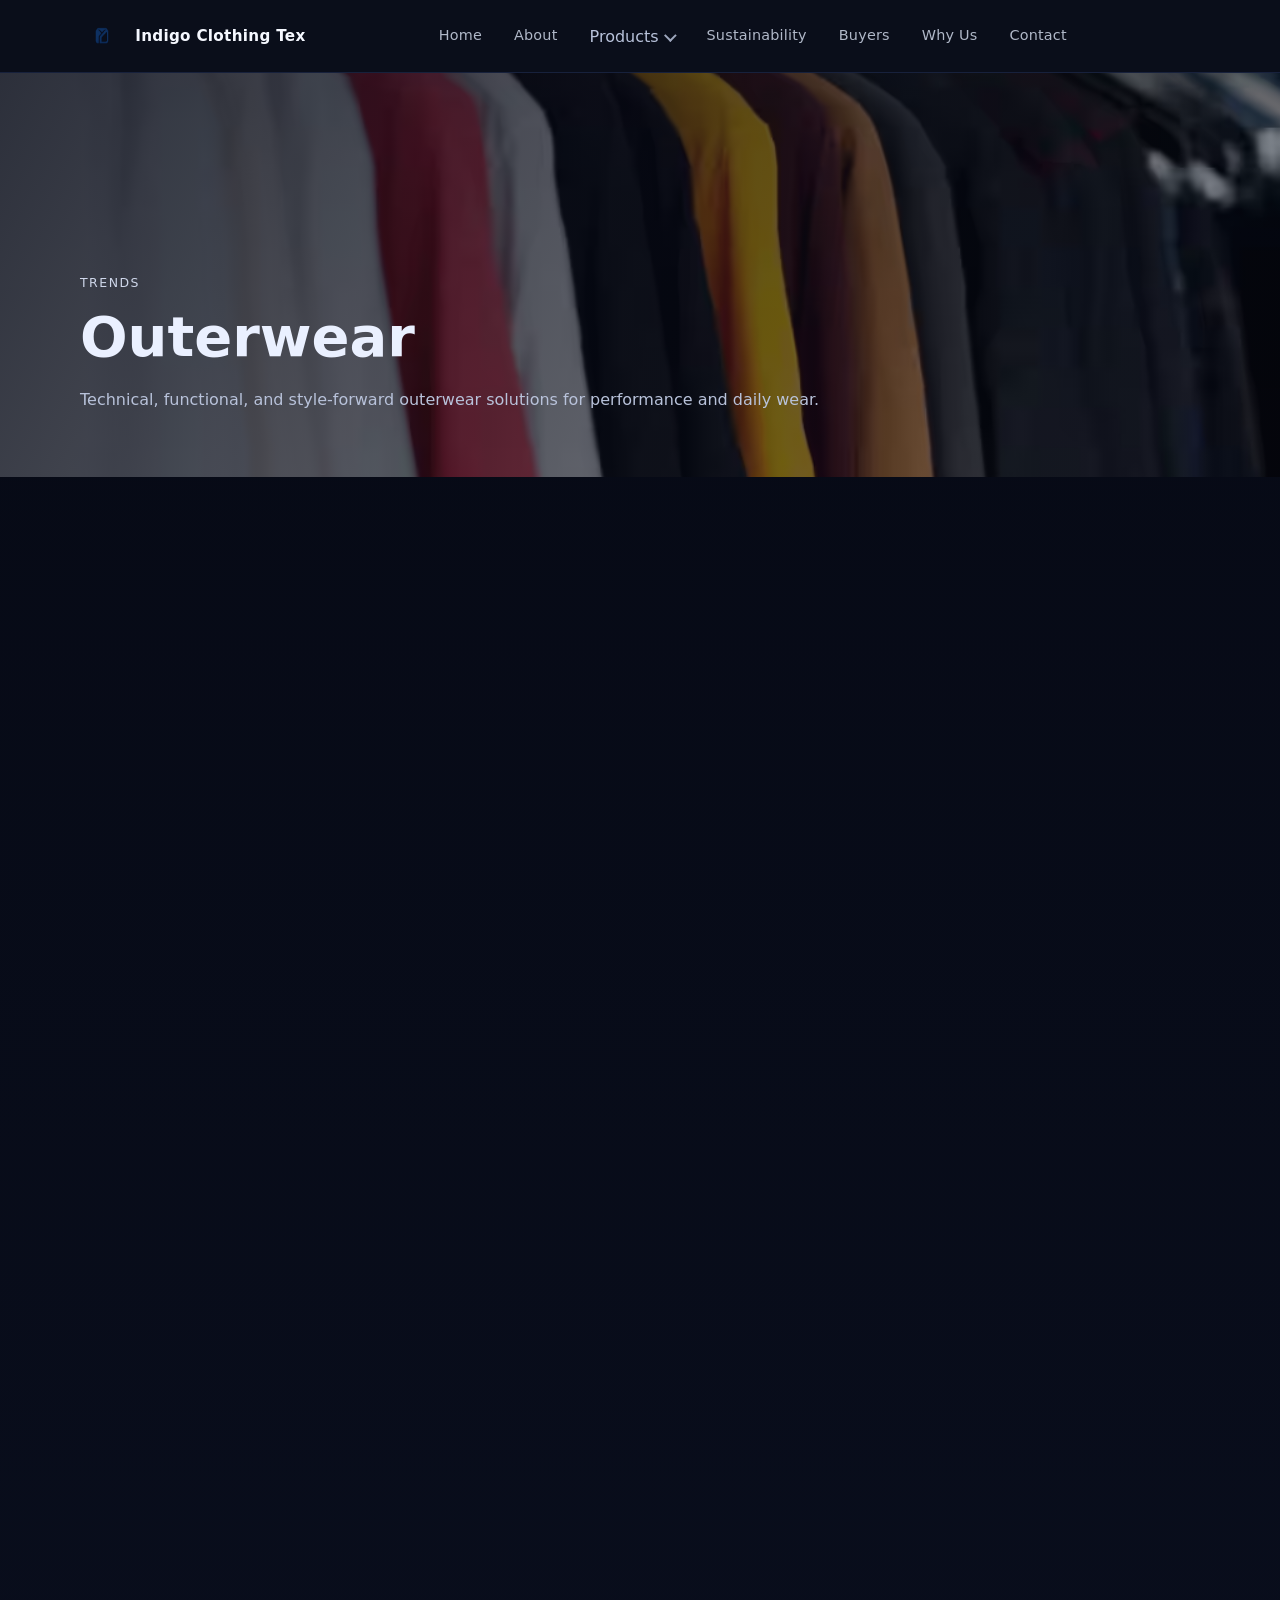
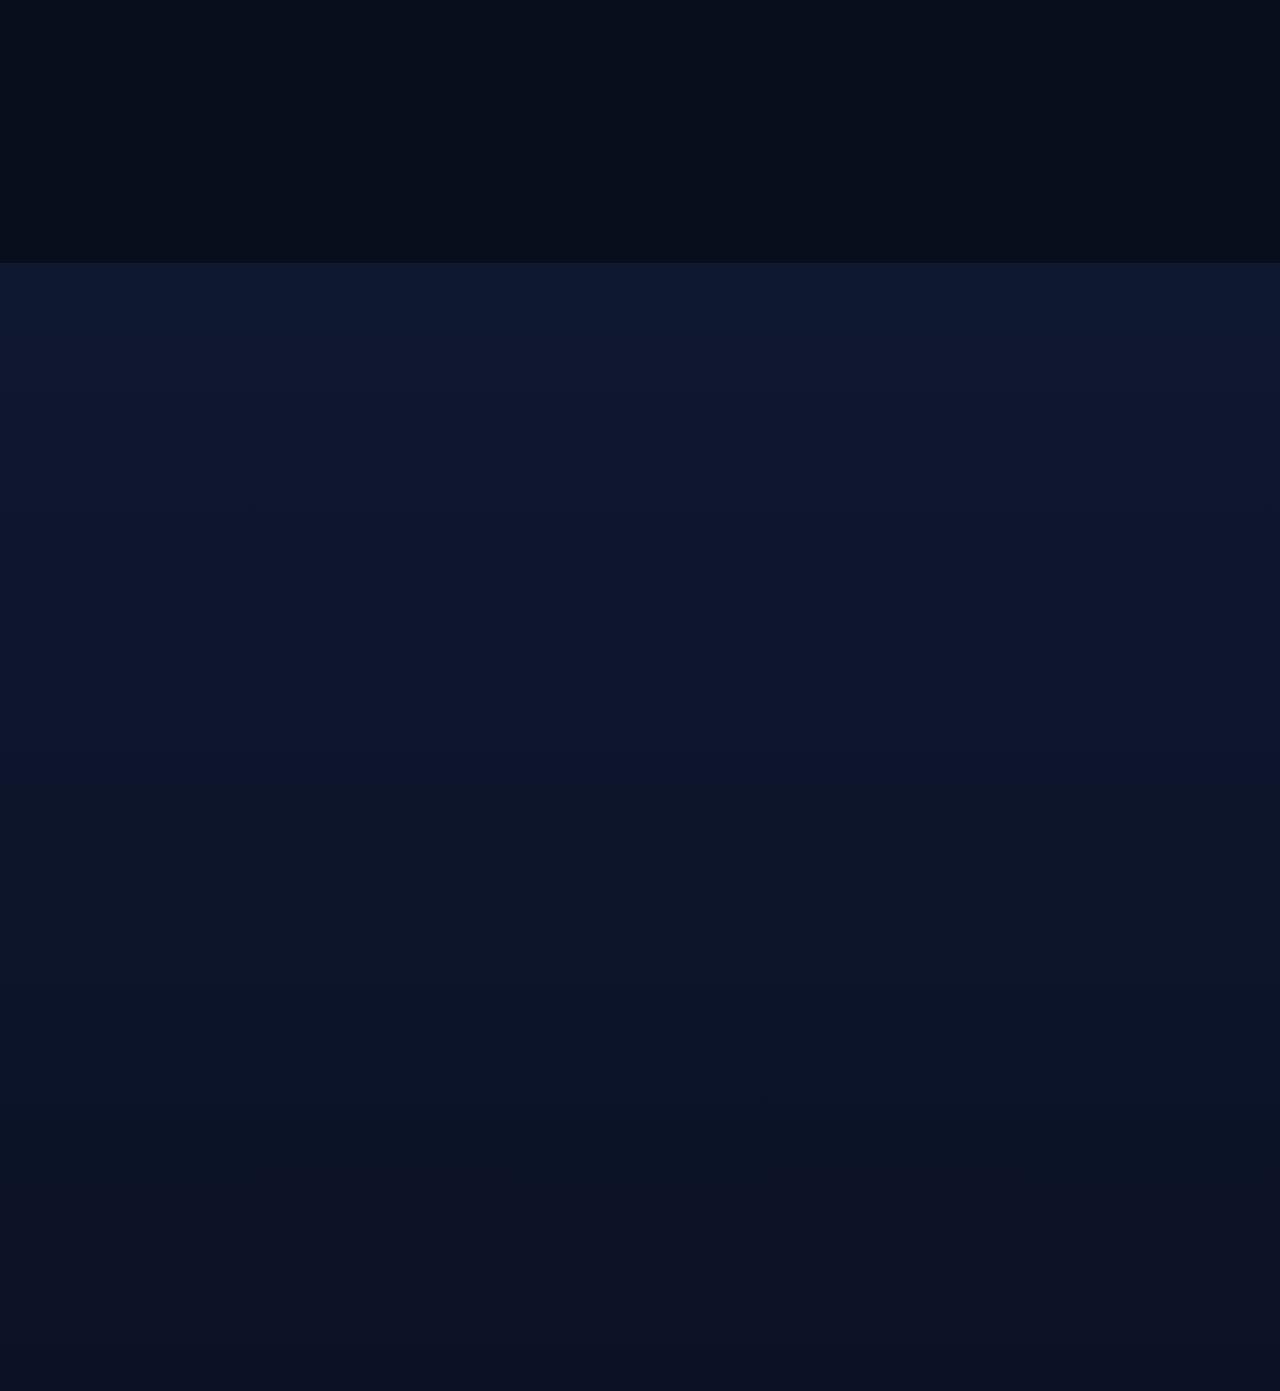
<file: outerwear.html>
<!DOCTYPE html>
<html lang="en">
  <head>
    <meta charset="UTF-8" />
    <meta name="viewport" content="width=device-width, initial-scale=1.0" />
    <title>Outerwear | Indigo Clothing Tex</title>
    <meta name="description" content="Outerwear product direction and factory capability at Indigo Clothing Tex." />
        <link rel="icon" type="image/png" href="./assets/indigo-logo.png?v=2" sizes="32x32" />
    <link rel="shortcut icon" type="image/png" href="./assets/indigo-logo.png?v=2" />
    <link rel="apple-touch-icon" href="./assets/indigo-logo.png?v=2" />
    <link rel="stylesheet" href="./styles.css" />
  </head>
  <body>
    <header class="site-header">
      <div class="container nav-wrap">
        <a class="brand" href="./index.html"><img class="brand-logo" src="./assets/indigo-logo.png" alt="Indigo logo" /><span class="brand-name">Indigo Clothing Tex</span></a>
        <button class="menu-toggle" type="button" aria-label="Toggle navigation" aria-expanded="false" aria-controls="site-nav">?</button>
        <nav id="site-nav" class="nav-links">
  <a href="./index.html">Home</a>
  <a href="./about.html">About</a>
  <div class="nav-dropdown">
    <button class="dropdown-toggle" type="button" aria-expanded="false">Products</button>
    <div class="dropdown-menu">
      <a href="./denims.html">Denims</a>
      <a href="./sweaters.html">Sweaters</a>
      <a href="./intimates.html">Intimates</a>
      <a href="./outerwear.html">Outerwear</a>
      <a href="./activewear.html">Activewear</a>
    </div>
  </div>
  <a href="./sustainability.html">Sustainability</a>
  <a href="./index.html#buyers">Buyers</a>
  <a href="./index.html#why-us">Why Us</a>
  <a href="./index.html#contact">Contact</a>
</nav>
      </div>
    </header>

    <main class="page-main">
      <section class="page-hero page-hero--outerwear">
        <div class="container"><p class="eyebrow">Trends</p><h1>Outerwear</h1><p>Technical, functional, and style-forward outerwear solutions for performance and daily wear.</p></div>
      </section>

      <section class="section">
        <div class="container sub-grid">
          <article><img src="./assets/default-readymade-garment-retailers-6.avif" alt="Technical outerwear" /><h3>Technical Direction</h3><p>Construction where function and comfort work together.</p></article>
          <article><img src="./assets/Alex_merino_shirt_men_navy_front_view_standing_office_01_95fb0229-702f-47f0-84da-f2fa198eb2be.webp" alt="Lightweight shells" /><h3>Lightweight Shells</h3><p>Packable and versatile products for changing weather conditions.</p></article>
          <article><img src="./assets/1768197828_1705480.avif" alt="Padded product concept" /><h3>Padded Programs</h3><p>Warmth-focused silhouettes with responsible material options.</p></article>
        </div>
      </section>

      <section class="section section-alt">
        <div class="container factory-grid">
          <div>
            <p class="eyebrow">Started in 2012</p>
            <h2>Outerwear Factory Capability</h2>
            <p>Purpose-built production setup for demanding jackets, trench styles, and technical outerwear categories.</p>
            <div class="capacity-box"><ul><li>Advanced pattern and construction support</li><li>Template sewing and high-control operations</li><li>Weather-resistant finishing pathways</li><li>Consistent QA for detail-heavy products</li></ul></div>
          </div>
          <img src="./assets/denim-factory-line-stockcake.webp" alt="Outerwear manufacturing line" />
        </div>
      </section>

      <section class="section"><div class="container"><h2>Range of Products</h2><div class="range-grid"><article class="tile"><img src="./assets/default-readymade-garment-retailers-6.avif" alt="Mens outerwear" /><p>Men</p></article><article class="tile"><img src="./assets/aBELIER_CANNES0451.jpg" alt="Womens outerwear" /><p>Women</p></article><article class="tile"><img src="./assets/family-buying-clothes-shop_1098-427.avif" alt="Kids outerwear" /><p>Kids</p></article><article class="tile"><img src="./assets/6580f03e8f1d957891041166_db95a84d.png" alt="Special outerwear" /><p>Special Projects</p></article></div></div></section>

      <section class="section section-cta section-alt"><div class="container"><h2>Develop Your Outerwear Line with Indigo</h2><p>Send your target specification and quality requirements for a production-ready proposal.</p><a class="btn btn-primary" href="./index.html#contact">Contact Outerwear Team</a></div></section>
    </main>

    <footer class="site-footer"><div class="container footer-inner"><div class="footer-col footer-col-left"><p class="footer-brandline"><img class="footer-logo" src="./assets/indigo-logo.png" alt="Indigo logo" /> © <span id="year"></span> Indigo Clothing Tex � Bangladesh</p><p class="footer-office"><span>Office: House # 191(2nd Floor), Road # 1, New DOHS, Mohakhali, Dhaka, Bangladesh</span></p></div><div class="footer-col footer-col-right"><p>Ready-Made Garments for the Global Market</p><p class="footer-actions"><a class="contact-link" href="mailto:koishik@indigoclothingtex.com">Email</a><span class="footer-sep">�</span><a class="contact-link" href="https://wa.me/8801725146057" target="_blank" rel="noopener noreferrer">WhatsApp</a></p></div></div></footer>

    <script type="module" src="./script.js"></script>
  </body>
</html>
</file>
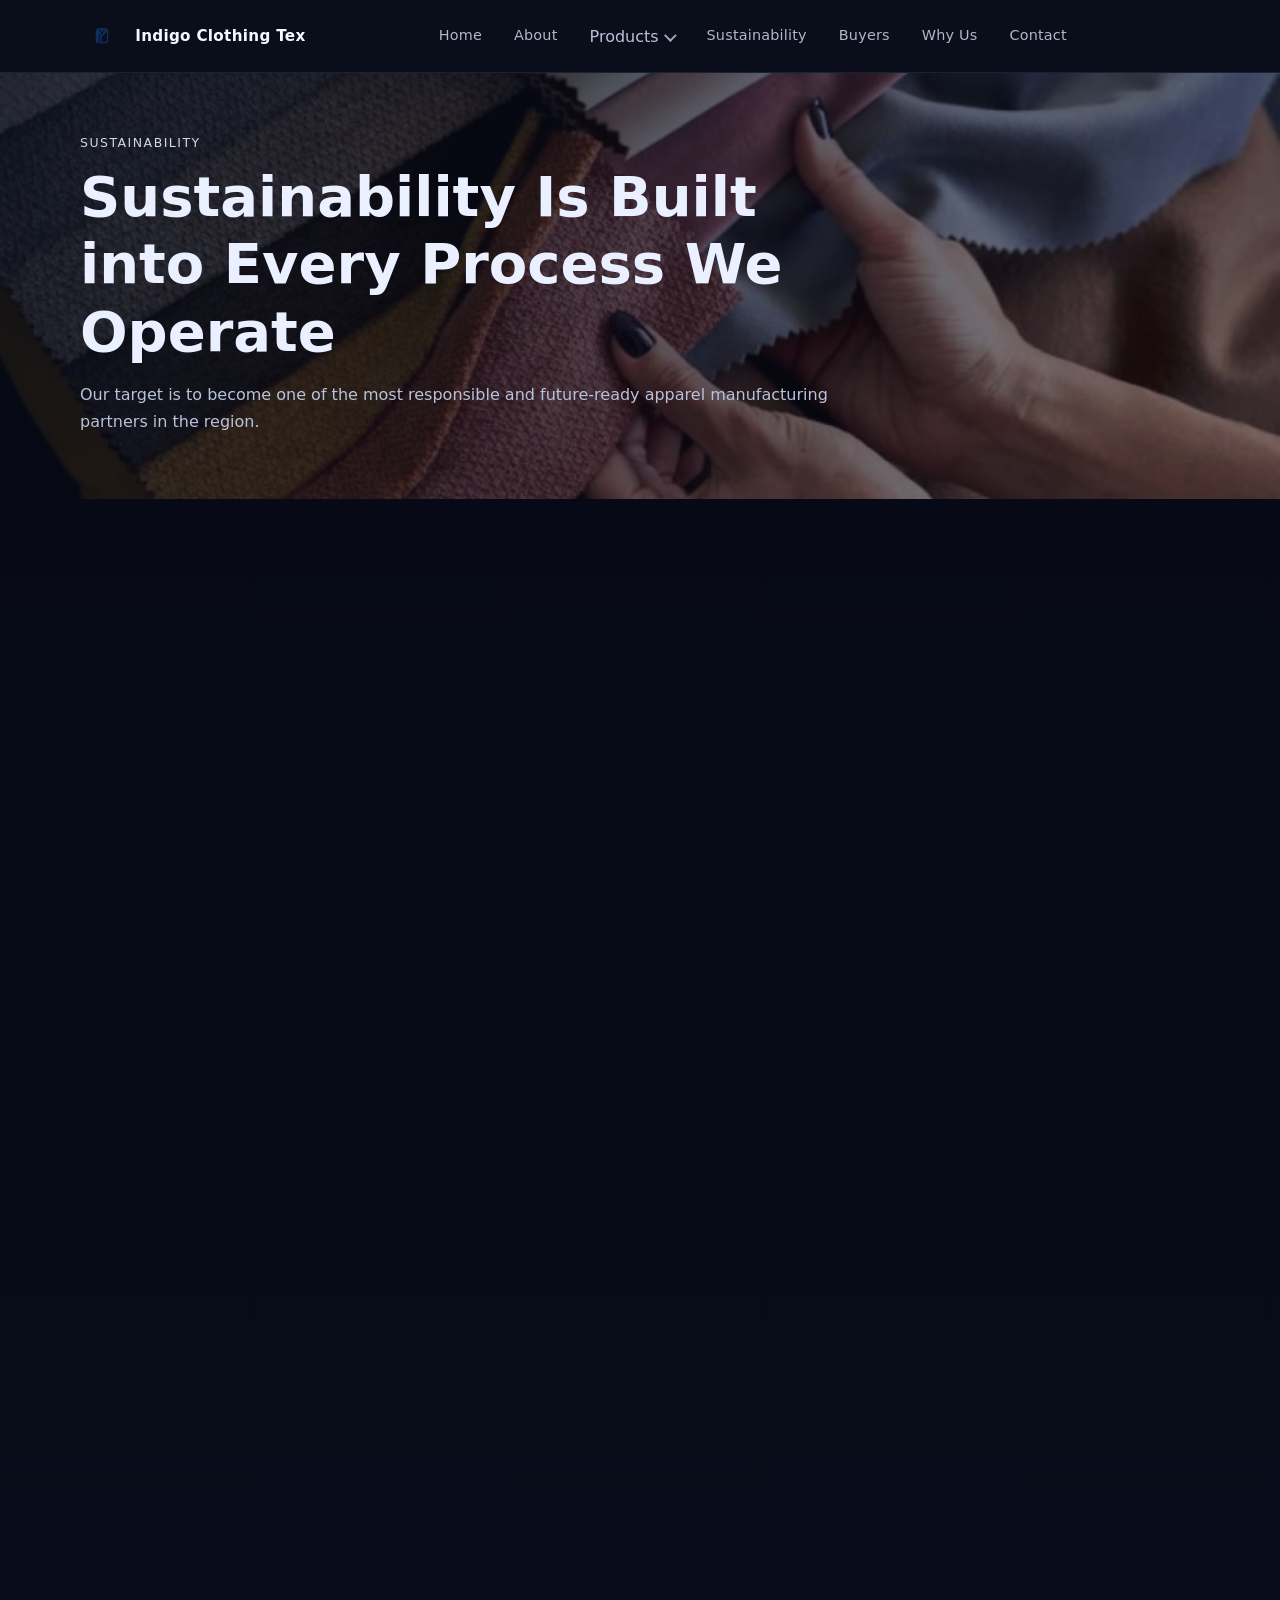
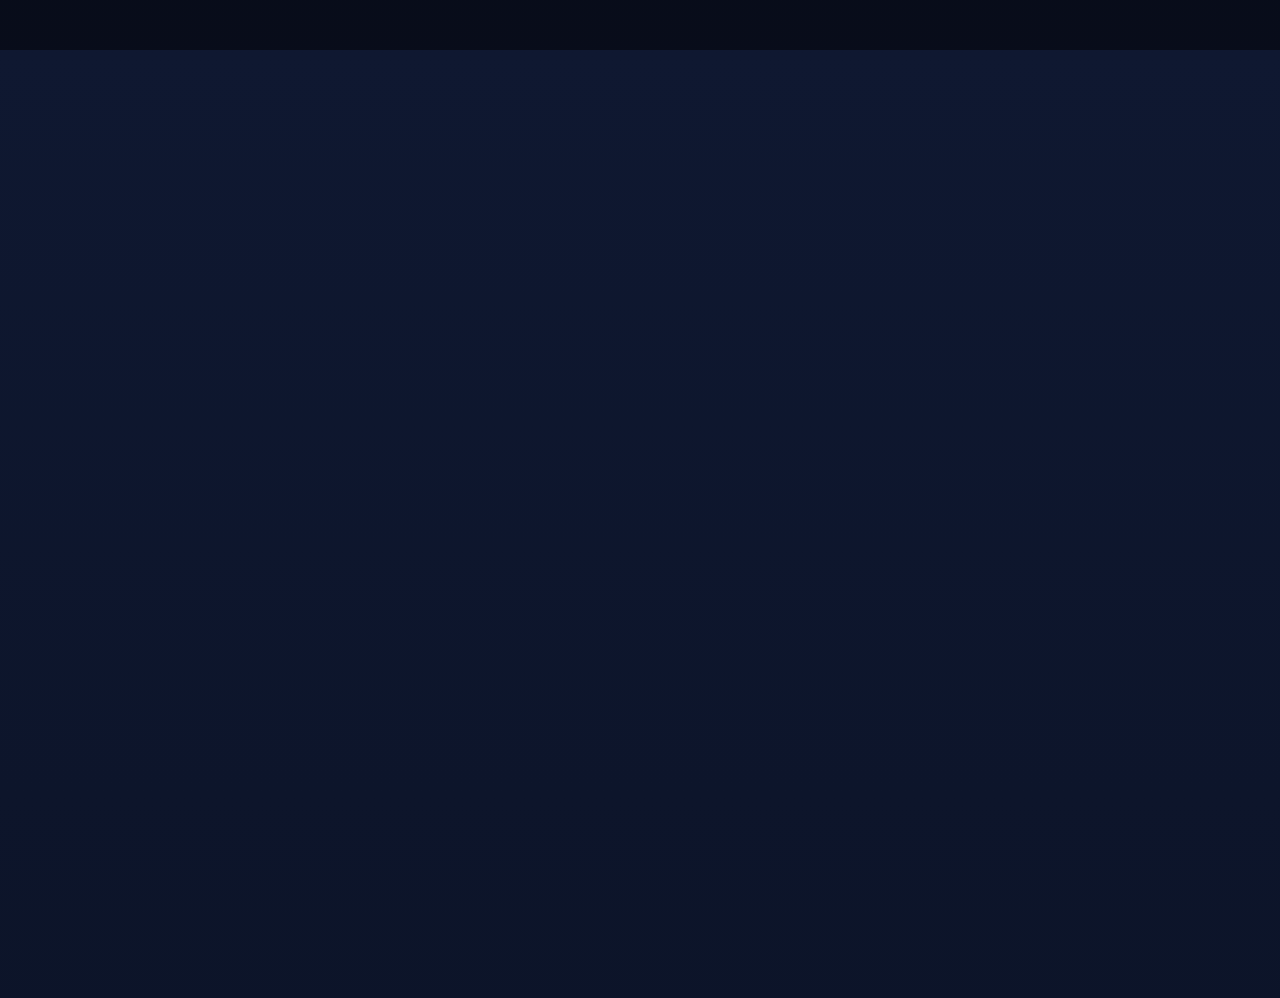
<file: sustainability.html>
<!DOCTYPE html>
<html lang="en">
  <head>
    <meta charset="UTF-8" />
    <meta name="viewport" content="width=device-width, initial-scale=1.0" />
    <title>Sustainability | Indigo Clothing Tex</title>
    <meta name="description" content="Indigo Clothing Tex sustainability goals, KPIs, and responsible operations framework." />
        <link rel="icon" type="image/png" href="./assets/indigo-logo.png?v=2" sizes="32x32" />
    <link rel="shortcut icon" type="image/png" href="./assets/indigo-logo.png?v=2" />
    <link rel="apple-touch-icon" href="./assets/indigo-logo.png?v=2" />
    <link rel="stylesheet" href="./styles.css" />
  </head>
  <body>
    <header class="site-header">
      <div class="container nav-wrap">
        <a class="brand" href="./index.html"><img class="brand-logo" src="./assets/indigo-logo.png" alt="Indigo logo" /><span class="brand-name">Indigo Clothing Tex</span></a>
        <button class="menu-toggle" type="button" aria-label="Toggle navigation" aria-expanded="false" aria-controls="site-nav">?</button>
        <nav id="site-nav" class="nav-links">
  <a href="./index.html">Home</a>
  <a href="./about.html">About</a>
  <div class="nav-dropdown">
    <button class="dropdown-toggle" type="button" aria-expanded="false">Products</button>
    <div class="dropdown-menu">
      <a href="./denims.html">Denims</a>
      <a href="./sweaters.html">Sweaters</a>
      <a href="./intimates.html">Intimates</a>
      <a href="./outerwear.html">Outerwear</a>
      <a href="./activewear.html">Activewear</a>
    </div>
  </div>
  <a href="./sustainability.html">Sustainability</a>
  <a href="./index.html#buyers">Buyers</a>
  <a href="./index.html#why-us">Why Us</a>
  <a href="./index.html#contact">Contact</a>
</nav>
      </div>
    </header>

    <main class="page-main">
      <section class="page-hero page-hero--sustainability">
        <div class="container">
          <p class="eyebrow">Sustainability</p>
          <h1>Sustainability Is Built into Every Process We Operate</h1>
          <p>Our target is to become one of the most responsible and future-ready apparel manufacturing partners in the region.</p>
        </div>
      </section>

      <section class="section">
        <div class="container">
          <h2>2026-2030 Goal Framework</h2>
          <div class="metric-list">
            <article class="metric-card"><h3>50%</h3><p>Water use reduction target.</p></article>
            <article class="metric-card"><h3>30%</h3><p>Energy use reduction target.</p></article>
            <article class="metric-card"><h3>100%</h3><p>Preferred positive-list chemicals in key programs.</p></article>
            <article class="metric-card"><h3>20%</h3><p>Air emission reduction program.</p></article>
          </div>
        </div>
      </section>

      <section class="section section-alt">
        <div class="container story-grid">
          <div>
            <p class="eyebrow">Carbon KPI</p>
            <h2>Measured Programs, Not Marketing Claims</h2>
            <p>We track utility use, production intensity, and chemical profile by process area to drive objective improvement over time.</p>
            <div class="capacity-box">
              <ul>
                <li>Water management with recycling and process-level metering</li>
                <li>Energy management through efficient equipment and monitoring</li>
                <li>Chemical management aligned with restricted substances standards</li>
                <li>ETP-based wastewater treatment and compliance tracking</li>
              </ul>
            </div>
          </div>
          <img src="./assets/fabric-color-and-texture-from-various-colorful-samples-1024x683_1.webp" alt="Sustainable material selection" />
        </div>
      </section>

      <section class="section">
        <div class="container sub-grid">
          <article>
            <img src="./assets/denim-factory-line-stockcake.webp" alt="Operational sustainability" />
            <h3>Operational Sustainability</h3>
            <p>Cleaner production methods, better machine efficiency, and process controls.</p>
          </article>
          <article>
            <img src="./assets/denim-production-roll-stockcake.webp" alt="Water and wash optimization" />
            <h3>Water & Wash</h3>
            <p>Lower-liquor wash approaches and wastewater reduction disciplines.</p>
          </article>
          <article>
            <img src="./assets/default-readymade-garment-retailers-6.avif" alt="People and workplace standards" />
            <h3>People & Workplace</h3>
            <p>Employee development, safe workspaces, and social responsibility initiatives.</p>
          </article>
        </div>
      </section>

      <section class="section section-cta section-alt">
        <div class="container">
          <h2>Build a Responsible Supply Program with Indigo</h2>
          <p>We can align production with your sustainability requirements, reporting format, and quality expectations.</p>
          <a class="btn btn-primary" href="./index.html#contact">Start a Sustainability Discussion</a>
        </div>
      </section>
    </main>

    <footer class="site-footer">
      <div class="container footer-inner">
        <div class="footer-col footer-col-left">
          <p class="footer-brandline"><img class="footer-logo" src="./assets/indigo-logo.png" alt="Indigo logo" /> © <span id="year"></span> Indigo Clothing Tex � Bangladesh</p>
          <p class="footer-office"><span>House # 191(2nd Floor), Road # 1, New DOHS, Mohakhali, Dhaka, Bangladesh</span></p>
        </div>
        <div class="footer-col footer-col-right">
          <p>Ready-Made Garments for the Global Market</p>
          <p class="footer-actions"><a class="contact-link" href="mailto:koishik@indigoclothingtex.com">Email</a><span class="footer-sep">�</span><a class="contact-link" href="https://wa.me/8801725146057" target="_blank" rel="noopener noreferrer">WhatsApp</a></p>
        </div>
      </div>
    </footer>

    <script type="module" src="./script.js"></script>
  </body>
</html>
</file>
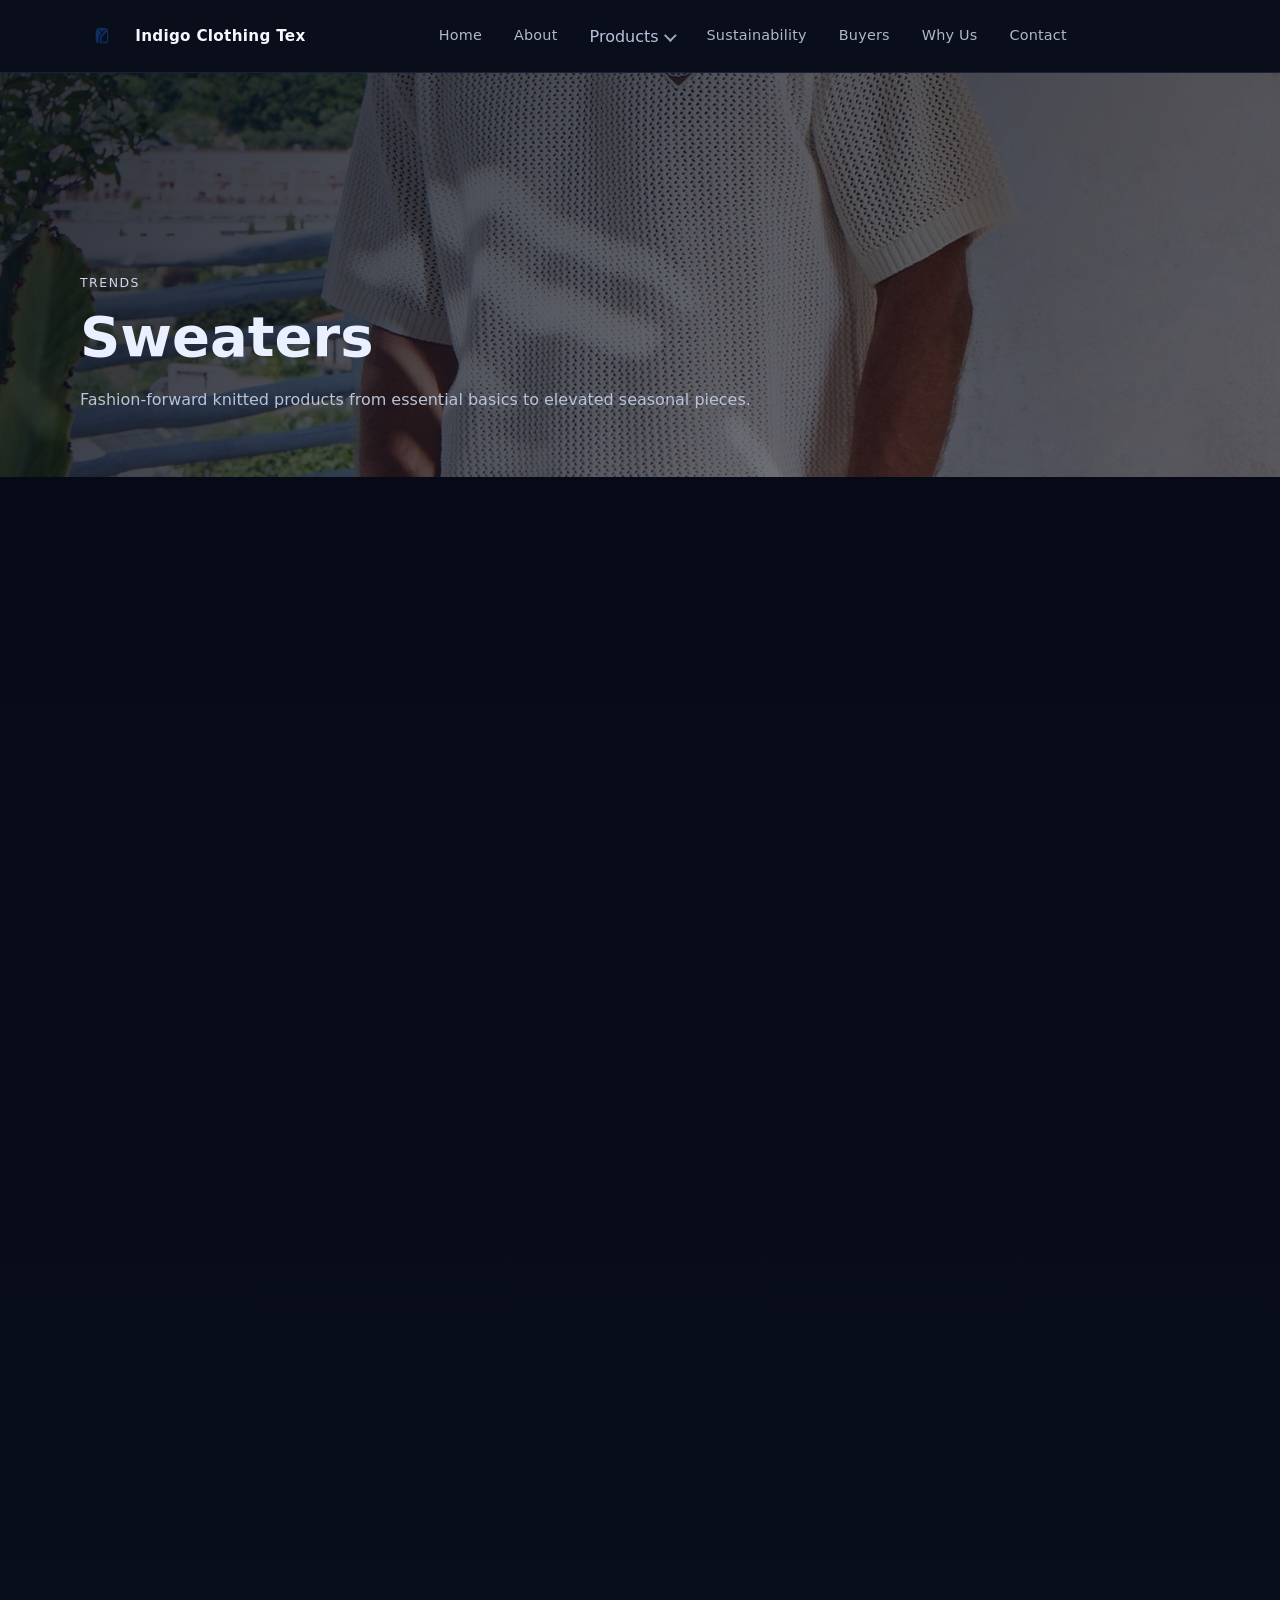
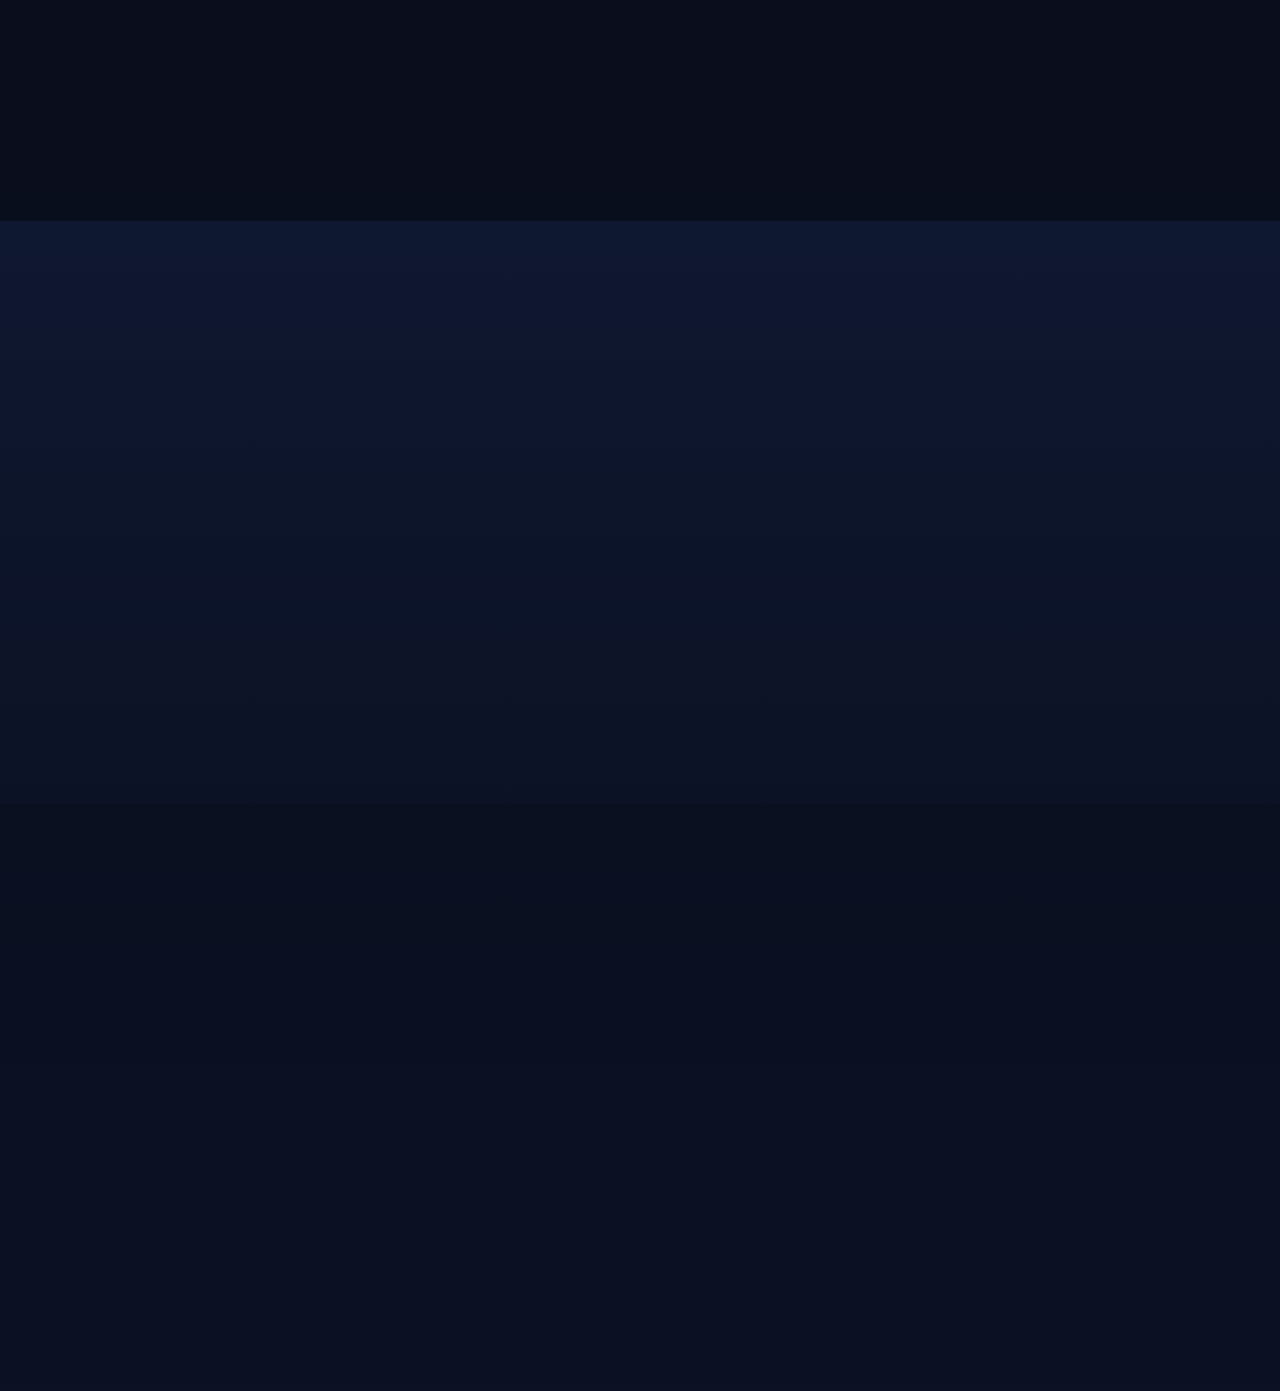
<file: sweaters.html>
<!DOCTYPE html>
<html lang="en">
  <head>
    <meta charset="UTF-8" />
    <meta name="viewport" content="width=device-width, initial-scale=1.0" />
    <title>Sweaters | Indigo Clothing Tex</title>
    <meta name="description" content="Sweater trend direction, product range, and manufacturing capability by Indigo Clothing Tex." />
        <link rel="icon" type="image/png" href="./assets/indigo-logo.png?v=2" sizes="32x32" />
    <link rel="shortcut icon" type="image/png" href="./assets/indigo-logo.png?v=2" />
    <link rel="apple-touch-icon" href="./assets/indigo-logo.png?v=2" />
    <link rel="stylesheet" href="./styles.css" />
  </head>
  <body>
    <header class="site-header">
      <div class="container nav-wrap">
        <a class="brand" href="./index.html"><img class="brand-logo" src="./assets/indigo-logo.png" alt="Indigo logo" /><span class="brand-name">Indigo Clothing Tex</span></a>
        <button class="menu-toggle" type="button" aria-label="Toggle navigation" aria-expanded="false" aria-controls="site-nav">?</button>
        <nav id="site-nav" class="nav-links">
  <a href="./index.html">Home</a>
  <a href="./about.html">About</a>
  <div class="nav-dropdown">
    <button class="dropdown-toggle" type="button" aria-expanded="false">Products</button>
    <div class="dropdown-menu">
      <a href="./denims.html">Denims</a>
      <a href="./sweaters.html">Sweaters</a>
      <a href="./intimates.html">Intimates</a>
      <a href="./outerwear.html">Outerwear</a>
      <a href="./activewear.html">Activewear</a>
    </div>
  </div>
  <a href="./sustainability.html">Sustainability</a>
  <a href="./index.html#buyers">Buyers</a>
  <a href="./index.html#why-us">Why Us</a>
  <a href="./index.html#contact">Contact</a>
</nav>
      </div>
    </header>

    <main class="page-main">
      <section class="page-hero page-hero--sweaters">
        <div class="container"><p class="eyebrow">Trends</p><h1>Sweaters</h1><p>Fashion-forward knitted products from essential basics to elevated seasonal pieces.</p></div>
      </section>

      <section class="section">
        <div class="container sub-grid">
          <article><img src="./assets/aBELIER_CANNES0451.jpg" alt="Cable knit direction" /><h3>Cable Knit Direction</h3><p>Heritage knit structures refreshed for modern retail floors.</p></article>
          <article><img src="./assets/mhl-hoodies-alo-1114-68eea4114bc89.avif" alt="Cardigan and layering" /><h3>Cardigan Focus</h3><p>Layering-first silhouettes for cross-season use.</p></article>
          <article><img src="./assets/1768197828_1705480.avif" alt="Sustainable yarn program" /><h3>Sustainable Yarns</h3><p>Responsible material choices across key sweater programs.</p></article>
        </div>
      </section>

      <section class="section section-alt">
        <div class="container">
          <h2>Range of Products</h2>
          <div class="range-grid">
            <article class="tile"><img src="./assets/Alex_merino_shirt_men_navy_front_view_standing_office_01_95fb0229-702f-47f0-84da-f2fa198eb2be.webp" alt="Mens sweaters" /><p>Men</p></article>
            <article class="tile"><img src="./assets/aBELIER_CANNES0451.jpg" alt="Womens sweaters" /><p>Women</p></article>
            <article class="tile"><img src="./assets/family-buying-clothes-shop_1098-427.avif" alt="Kids sweaters" /><p>Kids</p></article>
            <article class="tile"><img src="./assets/6580f03e8f1d957891041166_db95a84d.png" alt="Special knit programs" /><p>Special Programs</p></article>
          </div>
        </div>
      </section>

      <section class="section">
        <div class="container factory-grid">
          <div>
            <p class="eyebrow">Started in 2010</p>
            <h2>Sweater Manufacturing Capability</h2>
            <p>Fully-fashioned knitting capacity supported by technical teams for yarn handling, fit control, and finishing precision.</p>
            <div class="capacity-box"><ul><li>Fine and coarse gauge handling</li><li>Sampling and fit-development support</li><li>Color and texture development programs</li><li>Quality checkpoints from knit to packing</li></ul></div>
          </div>
          <img src="./assets/denim-factory-line-stockcake.webp" alt="Knitting production facility" />
        </div>
      </section>

      <section class="section section-cta section-alt">
        <div class="container"><h2>Launch Your Sweater Collection with Indigo</h2><p>Send concept boards, target cost, and quantity plan for quick sampling and line planning.</p><a class="btn btn-primary" href="./index.html#contact">Connect with Sweater Team</a></div>
      </section>
    </main>

    <footer class="site-footer"><div class="container footer-inner"><div class="footer-col footer-col-left"><p class="footer-brandline"><img class="footer-logo" src="./assets/indigo-logo.png" alt="Indigo logo" /> © <span id="year"></span> Indigo Clothing Tex � Bangladesh</p><p class="footer-office"><span>Office: House # 191(2nd Floor), Road # 1, New DOHS, Mohakhali, Dhaka, Bangladesh</span></p></div><div class="footer-col footer-col-right"><p>Ready-Made Garments for the Global Market</p><p class="footer-actions"><a class="contact-link" href="mailto:koishik@indigoclothingtex.com">Email</a><span class="footer-sep">�</span><a class="contact-link" href="https://wa.me/8801725146057" target="_blank" rel="noopener noreferrer">WhatsApp</a></p></div></div></footer>

    <script type="module" src="./script.js"></script>
  </body>
</html>
</file>
<file: styles.css>
:root {
  --bg: #090d1a;
  --bg-soft: #10172d;
  --text: #eaf0ff;
  --muted: #b8c2da;
  --brand: #5f8cff;
  --brand-2: #36d1dc;
  --sand: #d9d0c4;
  --card: rgba(255, 255, 255, 0.06);
  --border: rgba(255, 255, 255, 0.16);
}

* {
  box-sizing: border-box;
}

html,
body {
  margin: 0;
  padding: 0;
  font-family: Inter, system-ui, -apple-system, Segoe UI, Roboto, sans-serif;
  background: linear-gradient(180deg, #060914 0%, #0d1428 100%);
  color: var(--text);
  scroll-behavior: smooth;
  overflow-x: clip;
}

.container {
  width: min(1120px, calc(100% - 2rem));
  margin-inline: auto;
}

.site-header {
  position: fixed;
  top: 0;
  left: 0;
  right: 0;
  z-index: 20;
  background: #0a0e1a;
  border-bottom: 1px solid rgba(95, 140, 255, 0.15);
}

.nav-wrap {
  display: flex;
  justify-content: space-between;
  align-items: center;
  min-height: 72px;
  position: relative;
}

.brand {
  text-decoration: none;
  display: flex;
  gap: 0.7rem;
  align-items: center;
  color: var(--text);
  min-width: fit-content;
}

.brand:hover {
  opacity: 0.9;
}

.brand-logo {
  width: 44px;
  height: 44px;
  object-fit: contain;
  flex: 0 0 auto;
}

.brand-mark {
  display: grid;
  place-items: center;
  width: 36px;
  height: 36px;
  border-radius: 10px;
  background: linear-gradient(130deg, var(--brand), var(--brand-2));
  font-weight: 800;
  font-size: 0.8rem;
  color: #061022;
}

.brand-fallback {
  display: none;
}

.brand-name {
  font-weight: 700;
  font-size: 0.95rem;
  letter-spacing: 0.3px;
  color: #f5f8ff;
}

.nav-links {
  display: flex;
  gap: 2rem;
  flex: 1;
  justify-content: center;
  margin: 0 2rem;
}

.nav-dropdown {
  position: relative;
}

.dropdown-toggle {
  border: 0;
  background: transparent;
  color: var(--muted);
  font: inherit;
  font-weight: 500;
  cursor: pointer;
  padding: 0;
  display: inline-flex;
  align-items: center;
  gap: 0.45rem;
}

.dropdown-toggle::after {
  content: "";
  width: 0.42rem;
  height: 0.42rem;
  border-right: 2px solid currentColor;
  border-bottom: 2px solid currentColor;
  transform: translateY(-1px) rotate(45deg);
  opacity: 0.85;
  transition: transform 0.22s ease, opacity 0.22s ease;
}

.dropdown-toggle:hover,
.dropdown-toggle[aria-expanded="true"] {
  color: var(--text);
}

.dropdown-toggle:hover::after {
  transform: translateY(0) rotate(45deg) scale(1.08);
  opacity: 1;
}

.dropdown-toggle[aria-expanded="true"]::after {
  transform: translateY(1px) rotate(225deg);
  opacity: 1;
}

.dropdown-menu {
  position: absolute;
  top: 100%;
  left: 0;
  min-width: 180px;
  display: none;
  flex-direction: column;
  gap: 0;
  border: 1px solid var(--border);
  border-radius: 12px;
  background: rgba(4, 10, 24, 0.98);
  padding-top: 0.3rem;
  box-shadow: 0 14px 30px rgba(0, 0, 0, 0.28);
  overflow: hidden;
  z-index: 30;
}

.dropdown-menu a {
  padding: 0.65rem 0.8rem;
  white-space: nowrap;
}

.dropdown-menu a:last-child {
  padding-bottom: 0.75rem;
}

.nav-dropdown:hover .dropdown-menu,
.nav-dropdown:focus-within .dropdown-menu,
.dropdown-menu.open {
  display: flex;
}

.menu-toggle {
  display: none;
  background: rgba(255, 255, 255, 0.06);
  border: 1px solid var(--border);
  color: var(--text);
  border-radius: 10px;
  padding: 0.35rem 0.6rem;
  font-size: 1.2rem;
  line-height: 1;
}

.nav-links a {
  text-decoration: none;
  color: #b0b8c8;
  font-weight: 500;
  font-size: 0.9rem;
  transition: color 0.25s ease;
  letter-spacing: 0.2px;
}

.nav-links a:hover {
  color: #5f8cff;
}

.hero {
  position: relative;
  min-height: 100svh;
  display: grid;
  align-items: center;
}

#hero3d {
  position: absolute;
  inset: 0;
  width: 100%;
  height: 100%;
  display: block;
  pointer-events: none;
}

.hero-overlay {
  position: absolute;
  inset: 0;
  background: radial-gradient(circle at 72% 38%, rgba(95, 140, 255, 0.18), transparent 40%),
    linear-gradient(120deg, rgba(6, 10, 20, 0.76), rgba(6, 10, 20, 0.24));
}

.hero-content {
  position: relative;
  z-index: 1;
  padding-top: 5rem;
  max-width: 700px;
}

.tag {
  display: inline-block;
  margin-bottom: 0.5rem;
  padding: 0.45rem 0.75rem;
  border: 1px solid var(--border);
  border-radius: 999px;
  color: #dce5ff;
  background: rgba(10, 20, 40, 0.45);
  font-size: 0.85rem;
}

h1,
h2,
h3 {
  line-height: 1.2;
  margin: 0 0 1rem;
}

h1 {
  font-size: clamp(2rem, 5vw, 3.5rem);
}

h2 {
  font-size: clamp(1.5rem, 3.5vw, 2.2rem);
}

p {
  color: var(--muted);
  line-height: 1.7;
}

.hero-cta {
  margin-top: 1.5rem;
  display: flex;
  gap: 0.8rem;
  flex-wrap: wrap;
}

.btn {
  display: inline-flex;
  align-items: center;
  justify-content: center;
  border: 1px solid transparent;
  border-radius: 12px;
  padding: 0.75rem 1.2rem;
  text-decoration: none;
  font-weight: 600;
  cursor: pointer;
}

.btn-primary {
  background: linear-gradient(130deg, var(--brand), var(--brand-2));
  color: #081124;
}

.btn-outline {
  border-color: var(--border);
  color: var(--text);
  background: rgba(255, 255, 255, 0.02);
}

.section {
  padding: 5rem 0;
}

.eyebrow {
  text-transform: uppercase;
  letter-spacing: 0.12em;
  font-size: 0.78rem;
  color: #cfd7ea;
  margin-bottom: 0.6rem;
}

.impact-strip {
  background: linear-gradient(90deg, #0c1732 0%, #111f3e 50%, #15264a 100%);
  border-top: 1px solid rgba(255, 255, 255, 0.1);
  border-bottom: 1px solid rgba(255, 255, 255, 0.1);
}

.impact-grid {
  display: grid;
  grid-template-columns: repeat(4, minmax(0, 1fr));
}

.impact-item {
  padding: 1.2rem 1rem;
  border-right: 1px solid rgba(255, 255, 255, 0.1);
  background: rgba(255, 255, 255, 0.015);
}

.impact-item:last-child {
  border-right: 0;
}

.impact-item h3 {
  margin-bottom: 0.35rem;
  font-size: 1.35rem;
}

.impact-item p {
  margin: 0;
  font-size: 0.92rem;
}

.section:not(.hero) {
  content-visibility: auto;
  contain-intrinsic-size: 700px;
}

.grid-2 {
  display: grid;
  grid-template-columns: repeat(2, minmax(0, 1fr));
  gap: 2rem;
}

.info-card,
.card,
.stat {
  background: var(--card);
  border: 1px solid var(--border);
  border-radius: 16px;
  padding: 1.2rem;
}

.card img {
  width: 100%;
  height: 200px;
  object-fit: cover;
  border-radius: 12px;
  margin-bottom: 0.8rem;
  border: 1px solid var(--border);
}

.info-card ul {
  margin: 0;
  padding-left: 1rem;
  color: var(--muted);
  line-height: 1.8;
}

.section-dark {
  background: linear-gradient(180deg, #091126 0%, #111a33 100%);
}

.sustainability-section {
  background: linear-gradient(180deg, #121a2f 0%, #0c1222 100%);
}

.sustainability-grid {
  display: grid;
  grid-template-columns: 1.15fr 1fr;
  gap: 1.2rem;
  align-items: start;
}

.sustainability-copy .btn {
  margin-top: 1rem;
}

.sustainability-cards {
  display: grid;
  gap: 0.85rem;
}

.mini-card {
  border: 1px solid var(--border);
  border-radius: 14px;
  background: rgba(255, 255, 255, 0.05);
  padding: 1rem;
}

.mini-card h3 {
  margin-bottom: 0.35rem;
}

.mini-card p {
  margin: 0;
}

.cards {
  display: grid;
  grid-template-columns: repeat(4, minmax(0, 1fr));
  gap: 1rem;
}

.gallery-grid {
  margin-top: 1.2rem;
  display: grid;
  grid-template-columns: repeat(3, minmax(0, 1fr));
  gap: 1rem;
}

.gallery-grid img {
  width: 100%;
  height: 220px;
  object-fit: cover;
  border-radius: 14px;
  border: 1px solid var(--border);
  background: rgba(255, 255, 255, 0.04);
}

.stats {
  display: grid;
  grid-template-columns: repeat(4, minmax(0, 1fr));
  gap: 1rem;
}

.stat span {
  font-weight: 700;
  display: inline-block;
  margin-bottom: 0.45rem;
}

.section-accent {
  background: linear-gradient(180deg, #0e1731 0%, #172243 100%);
}

.buyers-section {
  position: relative;
  overflow: hidden;
  background-image: url("https://images.unsplash.com/photo-1482192505345-5655af888cc4?auto=format&fit=crop&w=1800&q=70");
  background-size: cover;
  background-position: center;
}

.buyers-overlay {
  position: absolute;
  inset: 0;
  background: linear-gradient(180deg, rgba(8, 12, 24, 0.68), rgba(13, 20, 40, 0.75));
  backdrop-filter: blur(1px);
}

.buyers-content {
  position: relative;
  z-index: 1;
  text-align: center;
}

.buyers-subtitle {
  max-width: 720px;
  margin: 0.2rem auto 1.3rem;
}

.buyers-grid {
  display: flex;
  flex-wrap: wrap;
  justify-content: center;
  gap: 0.85rem;
}

.buyer-tile {
  flex: 0 1 240px;
  border: 1px solid rgba(255, 255, 255, 0.12);
  border-radius: 38px;
  background: #00000025;
  color: #0f2148;
  min-height: 94px;
  display: grid;
  place-items: center;
  padding: 0.9rem;
  box-shadow: 0 6px 24px rgba(3, 6, 16, 0.24);
}

.buyer-tile img {
  max-width: 90%;
  max-height: 62px;
  width: auto;
  object-fit: contain;
  object-position: center;
  filter: saturate(1.04) contrast(1.02);
}

.innovation-section {
  background: linear-gradient(180deg, #0a1020 0%, #091126 100%);
}

.innovation-grid {
  display: grid;
  grid-template-columns: 1fr 1fr;
  gap: 1.1rem;
  align-items: center;
}

.innovation-visual {
  min-height: 280px;
  border-radius: 16px;
  border: 1px solid var(--border);
  background-image: linear-gradient(145deg, rgba(7, 16, 38, 0.45), rgba(7, 16, 38, 0.8)),
    url("https://images.unsplash.com/photo-1521572163474-6864f9cf17ab?auto=format&fit=crop&w=1200&q=70");
  background-size: cover;
  background-position: center;
}

.contact-wrap {
  display: grid;
  grid-template-columns: 1.2fr 1fr;
  gap: 1.3rem;
}

.contact-form {
  display: grid;
  gap: 0.8rem;
}

.contact-form input,
.contact-form textarea {
  width: 100%;
  border: 1px solid var(--border);
  border-radius: 12px;
  background: rgba(255, 255, 255, 0.04);
  color: var(--text);
  padding: 0.75rem 0.9rem;
  font: inherit;
}

.contact-list {
  margin-top: 1rem;
}

.contact-list p {
  margin: 0.35rem 0;
}

.contact-item {
  display: flex;
  align-items: center;
  gap: 1rem;
}

.icon-inline {
  width: 28px;
  height: 28px;
  min-width: 28px;
  color: #a7c1ff;
  flex-shrink: 0;
}

.icon-whatsapp {
  color: #3ad77a;
}

.contact-link {
  color: #bcd2ff;
  text-decoration: none;
  border-bottom: 1px dashed rgba(188, 210, 255, 0.4);
}

.contact-link:hover {
  color: #ffffff;
  border-bottom-color: rgba(255, 255, 255, 0.8);
}

.site-footer {
  border-top: 1px solid rgba(255, 255, 255, 0.08);
  background: linear-gradient(180deg, rgba(6, 10, 22, 0.5), rgba(3, 8, 20, 0.8));
  padding: 3rem 0 2rem;
  margin-top: 2rem;
}

.footer-brandline {
  display: flex;
  align-items: center;
  justify-content: center;
  gap: 0.75rem;
  margin: 0 0 1.8rem 0;
  flex-wrap: wrap;
}

.footer-logo {
  width: 40px;
  height: 40px;
  object-fit: contain;
  flex: 0 0 auto;
}

.footer-inner {
  display: grid;
  grid-template-columns: 1fr;
  gap: 1.8rem 0;
  align-items: center;
  text-align: center;
}

.footer-col {
  display: grid;
  gap: 0.55rem;
}

.footer-col p {
  margin: 0;
  font-size: 0.94rem;
}

.footer-col-left {
  border-bottom: 1px solid rgba(255, 255, 255, 0.08);
  padding-bottom: 1.8rem;
}

.footer-col-right {
  justify-items: center;
  text-align: center;
}

.footer-office {
  max-width: 100%;
  display: flex;
  align-items: center;
  justify-content: center;
  gap: 0.5rem;
  flex-wrap: wrap;
}

.footer-office span {
  font-size: 0.92rem;
}

.footer-actions {
  display: flex;
  align-items: center;
  justify-content: center;
  gap: 0.75rem;
  line-height: 1;
  flex-wrap: wrap;
}

.footer-office .icon-inline,
.footer-actions .icon-inline {
  width: 18px;
  height: 18px;
  min-width: 18px;
  margin-top: 0;
  flex: 0 0 auto;
}

.footer-sep {
  color: rgba(255, 255, 255, 0.2);
}

.card-link {
  color: var(--text);
  text-decoration: none;
}

.card-link:hover {
  color: #d6e3ff;
}

.page-main {
  padding-top: 72px;
}

.page-hero {
  min-height: 45svh;
  display: grid;
  align-items: end;
  padding: 3rem 0;
  position: relative;
  background-size: cover;
  background-position: center;
}

.page-hero::before {
  content: "";
  position: absolute;
  inset: 0;
  background: linear-gradient(120deg, rgba(7, 11, 24, 0.85), rgba(7, 11, 24, 0.45));
}

.page-hero > .container {
  position: relative;
  z-index: 1;
}

.page-hero p,
.page-hero h1 {
  max-width: 760px;
}

.page-hero--about {
  background-image: url("./assets/denim-factory-line-stockcake.webp");
}

.page-hero--sustainability {
  background-image: url("./assets/fabric-color-and-texture-from-various-colorful-samples-1024x683_1.webp");
}

.page-hero--denims {
  background-image: url("./assets/denim-production-roll-stockcake.webp");
}

.page-hero--sweaters {
  background-image: url("./assets/aBELIER_CANNES0451.jpg");
}

.page-hero--intimates {
  background-image: url("./assets/family-buying-clothes-shop_1098-427.avif");
}

.page-hero--outerwear {
  background-image: url("./assets/default-readymade-garment-retailers-6.avif");
}

.page-hero--activewear {
  background-image: url("./assets/Alex_merino_shirt_men_navy_front_view_standing_office_01_95fb0229-702f-47f0-84da-f2fa198eb2be.webp");
}

.section-alt {
  background: linear-gradient(180deg, #0f1831 0%, #0b1225 100%);
}

.story-grid,
.factory-grid {
  display: grid;
  grid-template-columns: 1.1fr 1fr;
  gap: 1.2rem;
  align-items: center;
}

.story-grid img,
.factory-grid img,
.sub-grid img,
.range-grid img {
  width: 100%;
  border-radius: 14px;
  border: 1px solid var(--border);
  object-fit: cover;
}

.kpi-grid,
.pillars,
.metric-list,
.range-grid,
.customer-list,
.milestone-grid,
.team-grid,
.partner-grid {
  display: grid;
  gap: 0.9rem;
}

.kpi-grid {
  grid-template-columns: repeat(4, minmax(0, 1fr));
}

.kpi-card,
.pillar-card,
.metric-card,
.profile-card,
.partner-card {
  border: 1px solid var(--border);
  border-radius: 14px;
  background: rgba(255, 255, 255, 0.04);
  padding: 1rem;
}

.kpi-card h3 {
  margin-bottom: 0.2rem;
}

.pillars {
  grid-template-columns: repeat(4, minmax(0, 1fr));
}

.metric-list {
  grid-template-columns: repeat(4, minmax(0, 1fr));
}

.sub-grid {
  display: grid;
  grid-template-columns: repeat(3, minmax(0, 1fr));
  gap: 0.9rem;
}

.sub-grid article {
  border: 1px solid var(--border);
  border-radius: 14px;
  padding: 0.8rem;
  background: rgba(255, 255, 255, 0.03);
}

.range-grid {
  grid-template-columns: repeat(4, minmax(0, 1fr));
}

.range-grid .tile {
  border: 1px solid var(--border);
  border-radius: 12px;
  overflow: hidden;
  background: rgba(255, 255, 255, 0.03);
}

.range-grid .tile p {
  margin: 0;
  padding: 0.6rem 0.65rem;
  font-size: 0.86rem;
}

.capacity-box {
  border: 1px solid var(--border);
  border-radius: 14px;
  padding: 1rem;
  background: rgba(255, 255, 255, 0.03);
}

.capacity-box ul {
  margin: 0;
  padding-left: 1rem;
  color: var(--muted);
  line-height: 1.8;
}

.customer-list {
  grid-template-columns: repeat(6, minmax(0, 1fr));
}

.customer-pill {
  border: 1px solid var(--border);
  border-radius: 999px;
  text-align: center;
  padding: 0.45rem 0.6rem;
  font-size: 0.82rem;
  color: #dbe4ff;
  background: rgba(255, 255, 255, 0.04);
}

.team-grid {
  grid-template-columns: repeat(3, minmax(0, 1fr));
}

.profile-card img {
  aspect-ratio: 1/1;
  margin-bottom: 0.65rem;
}

.profile-card h3 {
  margin-bottom: 0.3rem;
}

.profile-card p {
  margin: 0;
  font-size: 0.92rem;
}

.partner-grid {
  grid-template-columns: repeat(3, minmax(0, 1fr));
}

.partner-card h3 {
  font-size: 1rem;
  margin-bottom: 0.35rem;
}

.milestone-grid {
  grid-template-columns: repeat(6, minmax(0, 1fr));
}

.milestone-item {
  border-top: 2px solid rgba(95, 140, 255, 0.45);
  padding-top: 0.55rem;
}

.section-cta {
  text-align: center;
}

.section-cta p {
  max-width: 700px;
  margin: 0.35rem auto 1.2rem;
}

@media (max-width: 980px) {
  .story-grid,
  .factory-grid,
  .team-grid,
  .partner-grid,
  .range-grid,
  .sub-grid,
  .pillars,
  .kpi-grid,
  .metric-list,
  .milestone-grid,
  .customer-list {
    grid-template-columns: 1fr 1fr;
  }

  .impact-grid,
  .cards {
    grid-template-columns: 1fr;
  }

  .sustainability-grid,
  .innovation-grid {
    grid-template-columns: 1fr;
  }

  .impact-item {
    border-right: 0;
    border-bottom: 1px solid rgba(255, 255, 255, 0.1);
  }

  .impact-item:last-child {
    border-bottom: 0;
  }

  .grid-2,
  .cards,
  .stats {
    grid-template-columns: 1fr 1fr;
  }

  .buyers-grid {
    justify-content: center;
  }

  .gallery-grid {
    grid-template-columns: 1fr 1fr;
  }

  .contact-wrap {
    grid-template-columns: 1fr;
  }

  .hero-content {
    max-width: 100%;
    padding-top: 6rem;
  }
}

@media (max-width: 760px) {
  .container {
    width: min(1120px, calc(100% - 1.2rem));
  }

  .brand-logo {
    width: 58px;
    height: 58px;
  }

  .menu-toggle {
    display: inline-flex;
    align-items: center;
    justify-content: center;
  }

  .nav-links {
    position: absolute;
    top: 100%;
    left: 0;
    right: 0;
    display: none;
    flex-direction: column;
    gap: 0;
    background: rgba(4, 10, 24, 0.98);
    border: 1px solid var(--border);
    border-radius: 0 0 12px 12px;
    overflow: hidden;
  }

  .nav-dropdown {
    width: 100%;
  }

  .dropdown-toggle {
    width: 100%;
    display: flex;
    justify-content: space-between;
    text-align: left;
    padding: 0.8rem 1rem;
    border-bottom: 1px solid rgba(255, 255, 255, 0.08);
  }

  .dropdown-menu {
    position: static;
    min-width: 0;
    border: 0;
    border-radius: 0;
    background: rgba(255, 255, 255, 0.03);
    padding-top: 0;
    box-shadow: none;
  }

  .dropdown-menu a {
    padding-left: 1.8rem;
  }

  .site-header {
    -webkit-backdrop-filter: none;
    backdrop-filter: none;
    background: #0a0e1a;
  }

  .nav-links.open {
    display: flex;
  }

  .nav-links a {
    padding: 0.8rem 1rem;
    border-bottom: 1px solid rgba(255, 255, 255, 0.08);
  }

  .nav-links a:last-child {
    border-bottom: 0;
  }

  .grid-2,
  .cards,
  .stats,
  .contact-wrap {
    grid-template-columns: 1fr;
  }

  .story-grid,
  .factory-grid,
  .team-grid,
  .partner-grid,
  .range-grid,
  .sub-grid,
  .pillars,
  .kpi-grid,
  .metric-list,
  .milestone-grid,
  .customer-list {
    grid-template-columns: 1fr;
  }

  .impact-grid {
    grid-template-columns: 1fr;
  }

  .buyers-grid {
    gap: 0.7rem;
  }

  .buyer-tile {
    flex-basis: min(100%, 320px);
  }

  .gallery-grid {
    grid-template-columns: 1fr;
  }

  .hero-content {
    padding-top: 7rem;
  }

  .hero {
    min-height: 90svh;
  }

  .section {
    padding: 3.5rem 0;
  }

  h1 {
    font-size: clamp(1.65rem, 8vw, 2.2rem);
  }

  .footer-inner {
    grid-template-columns: 1fr;
    gap: 0.8rem;
    text-align: center;
  }

  .footer-col-right {
    justify-items: center;
    text-align: center;
  }

  .footer-office {
    justify-content: center;
  }
}
</file>
